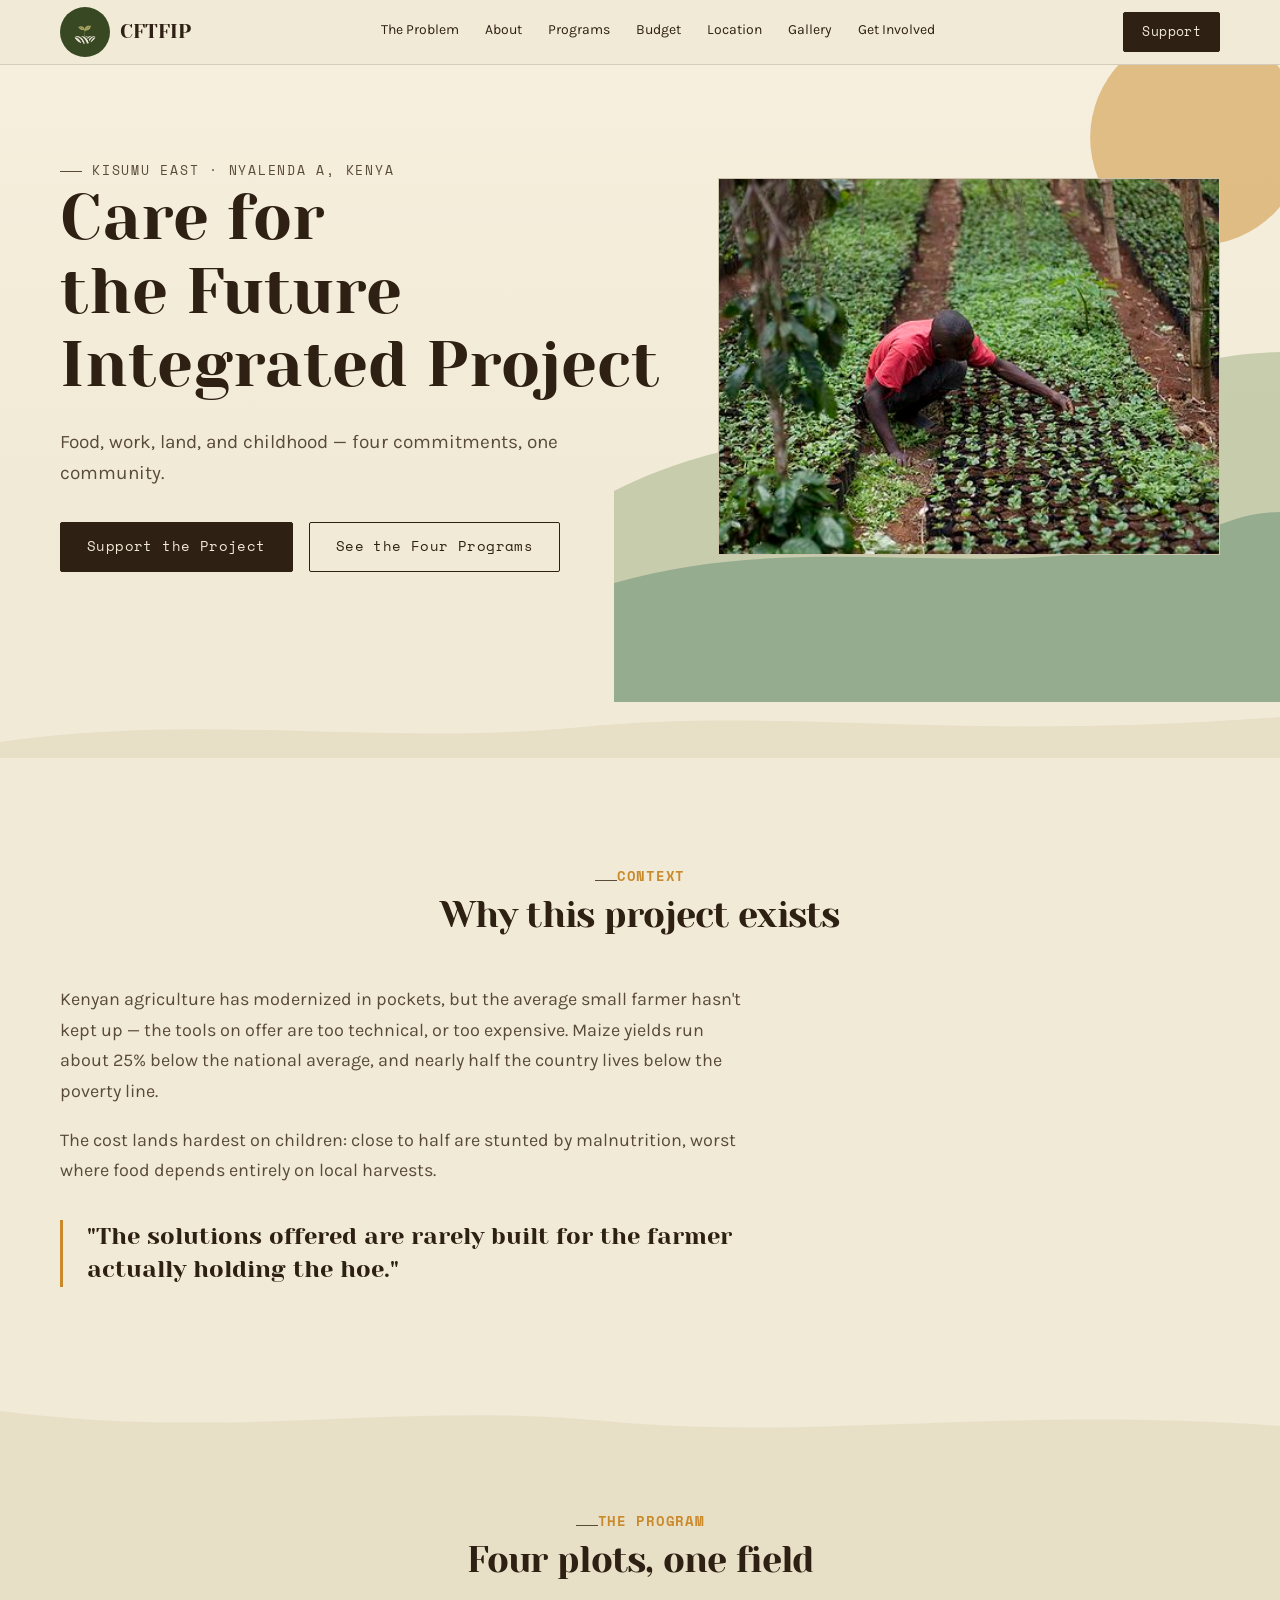
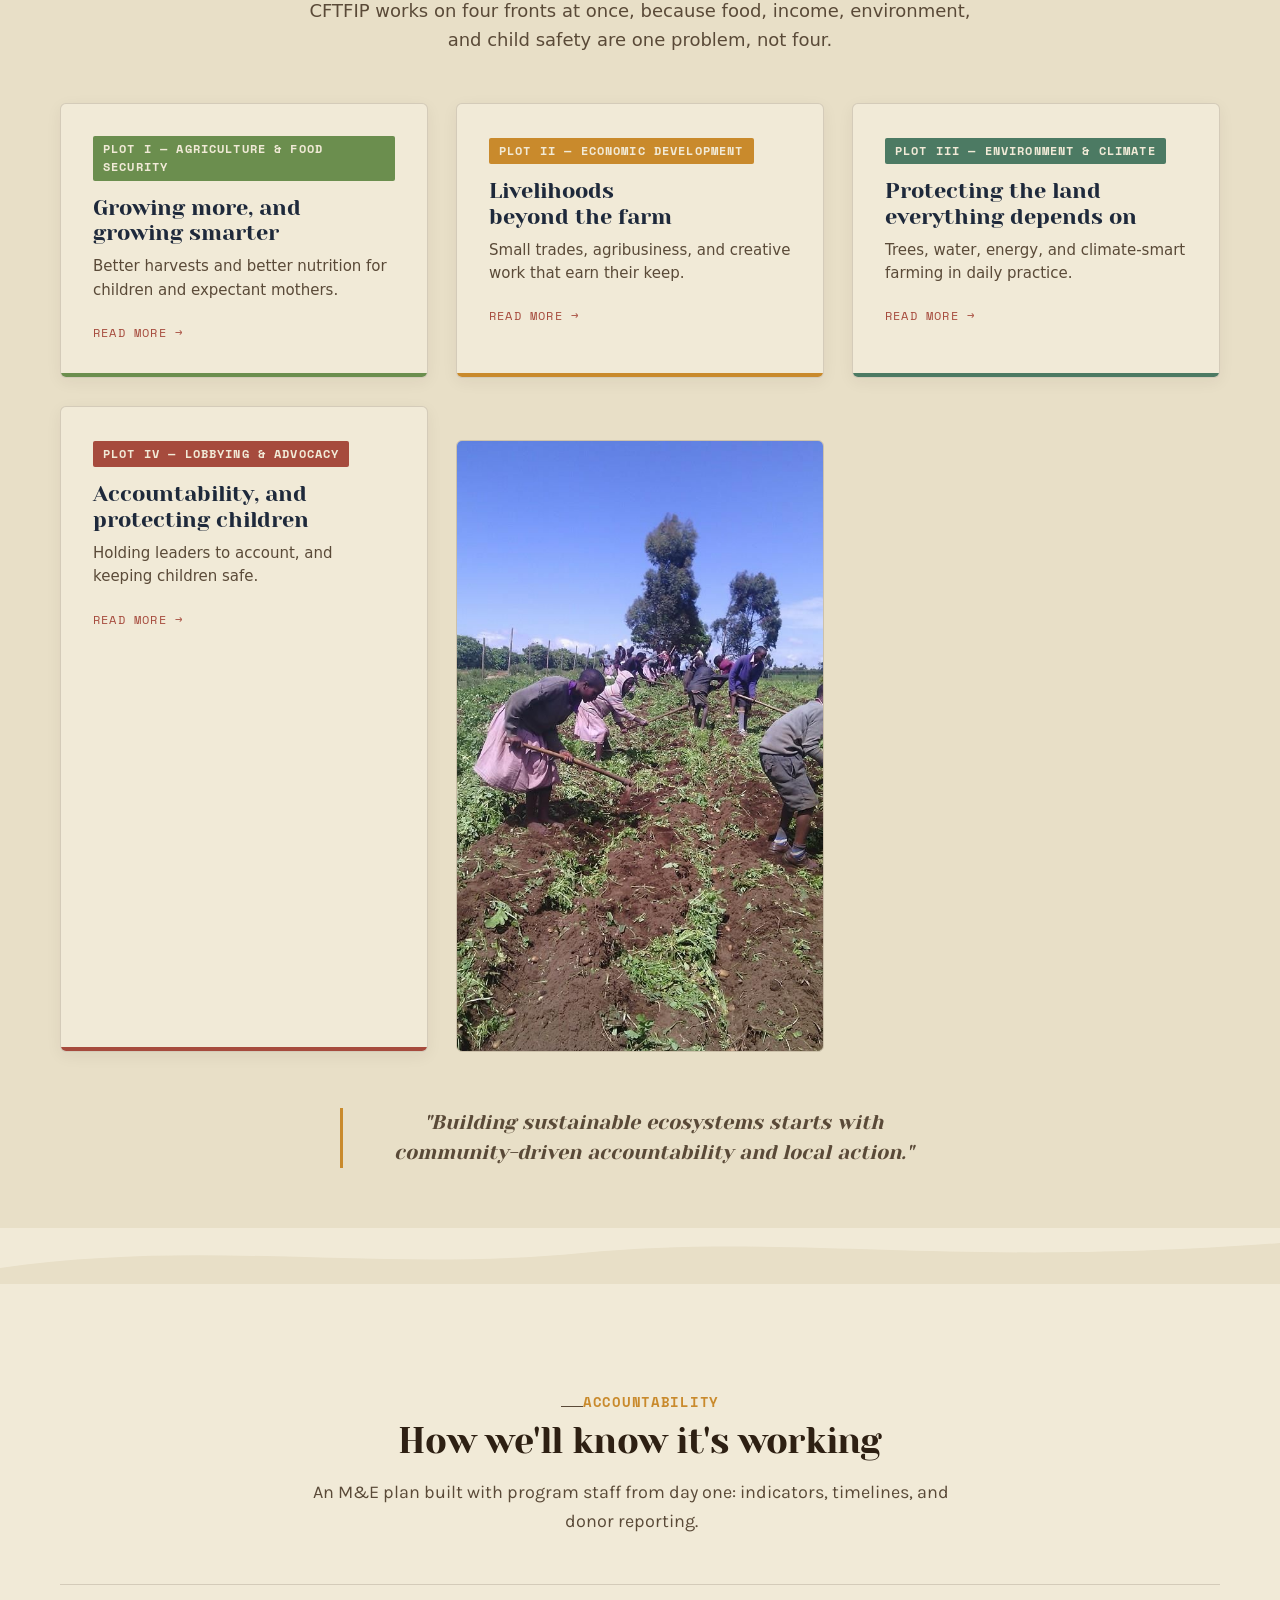
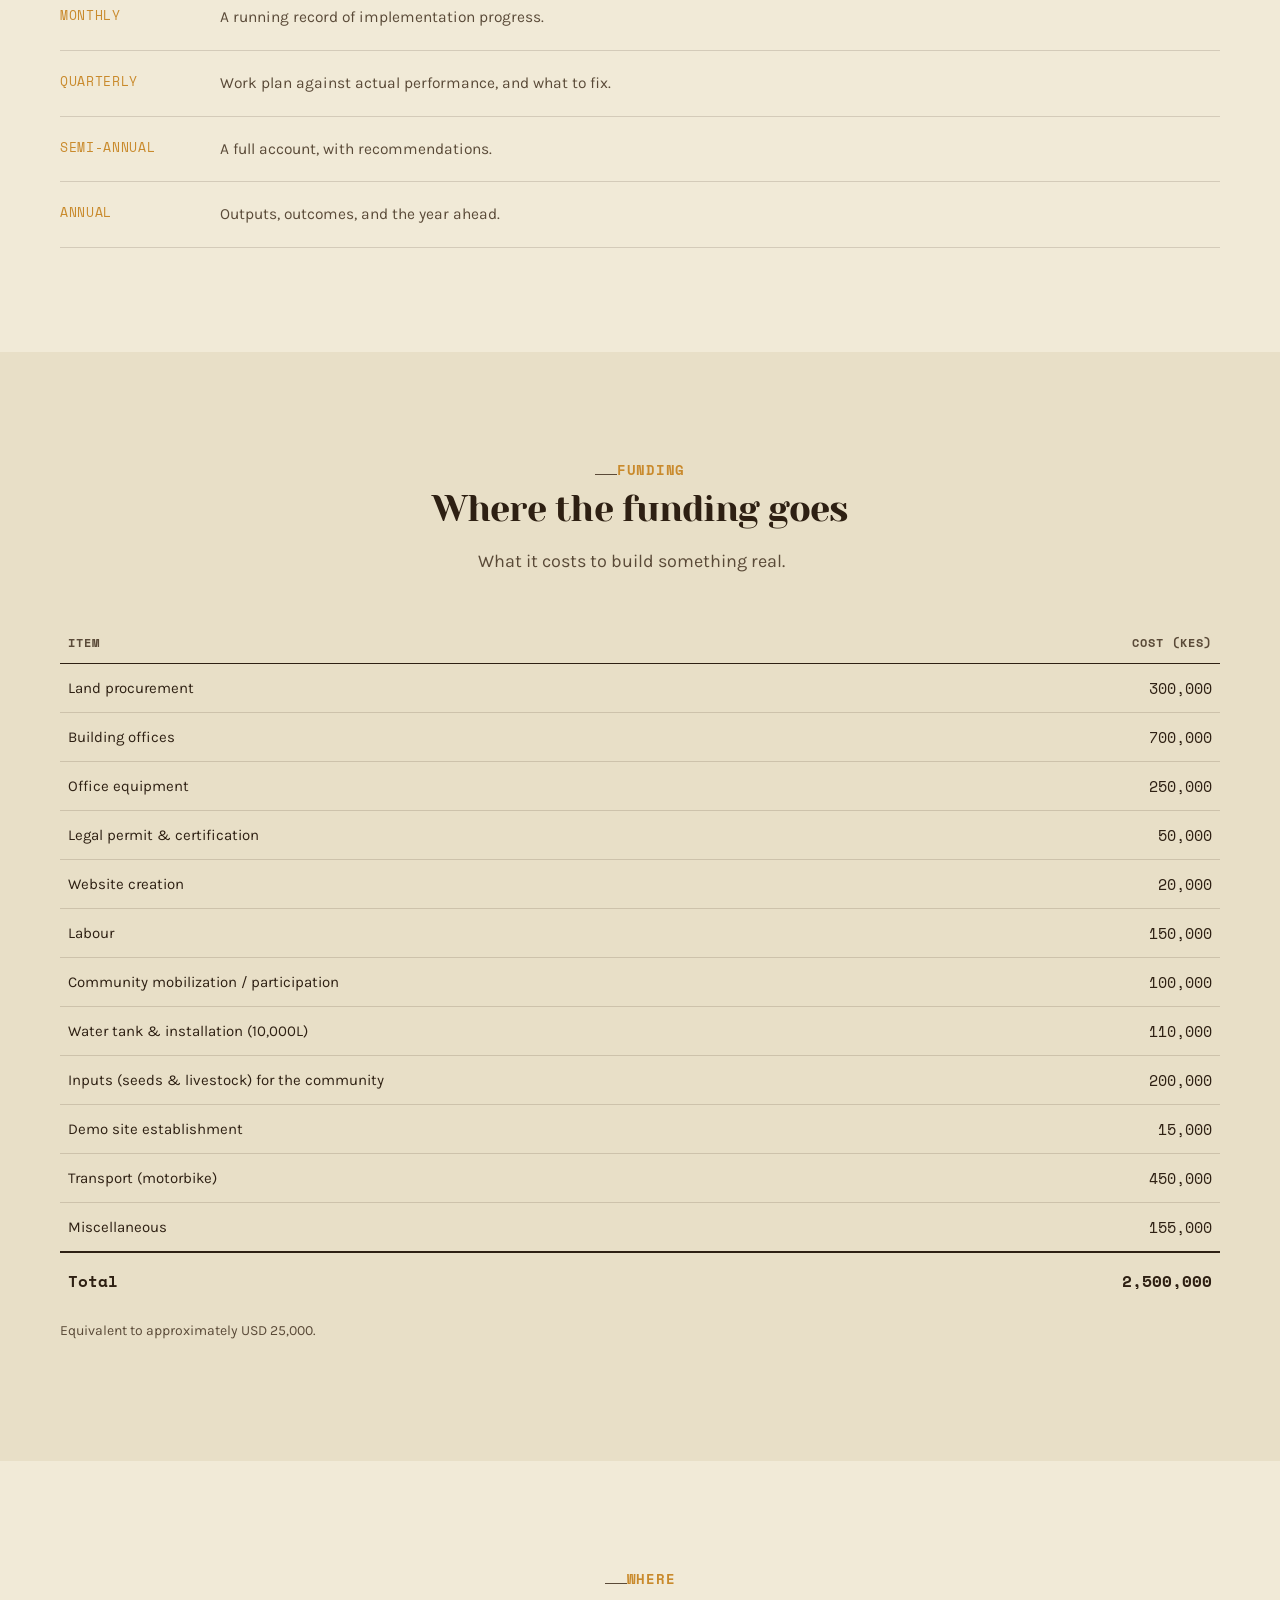
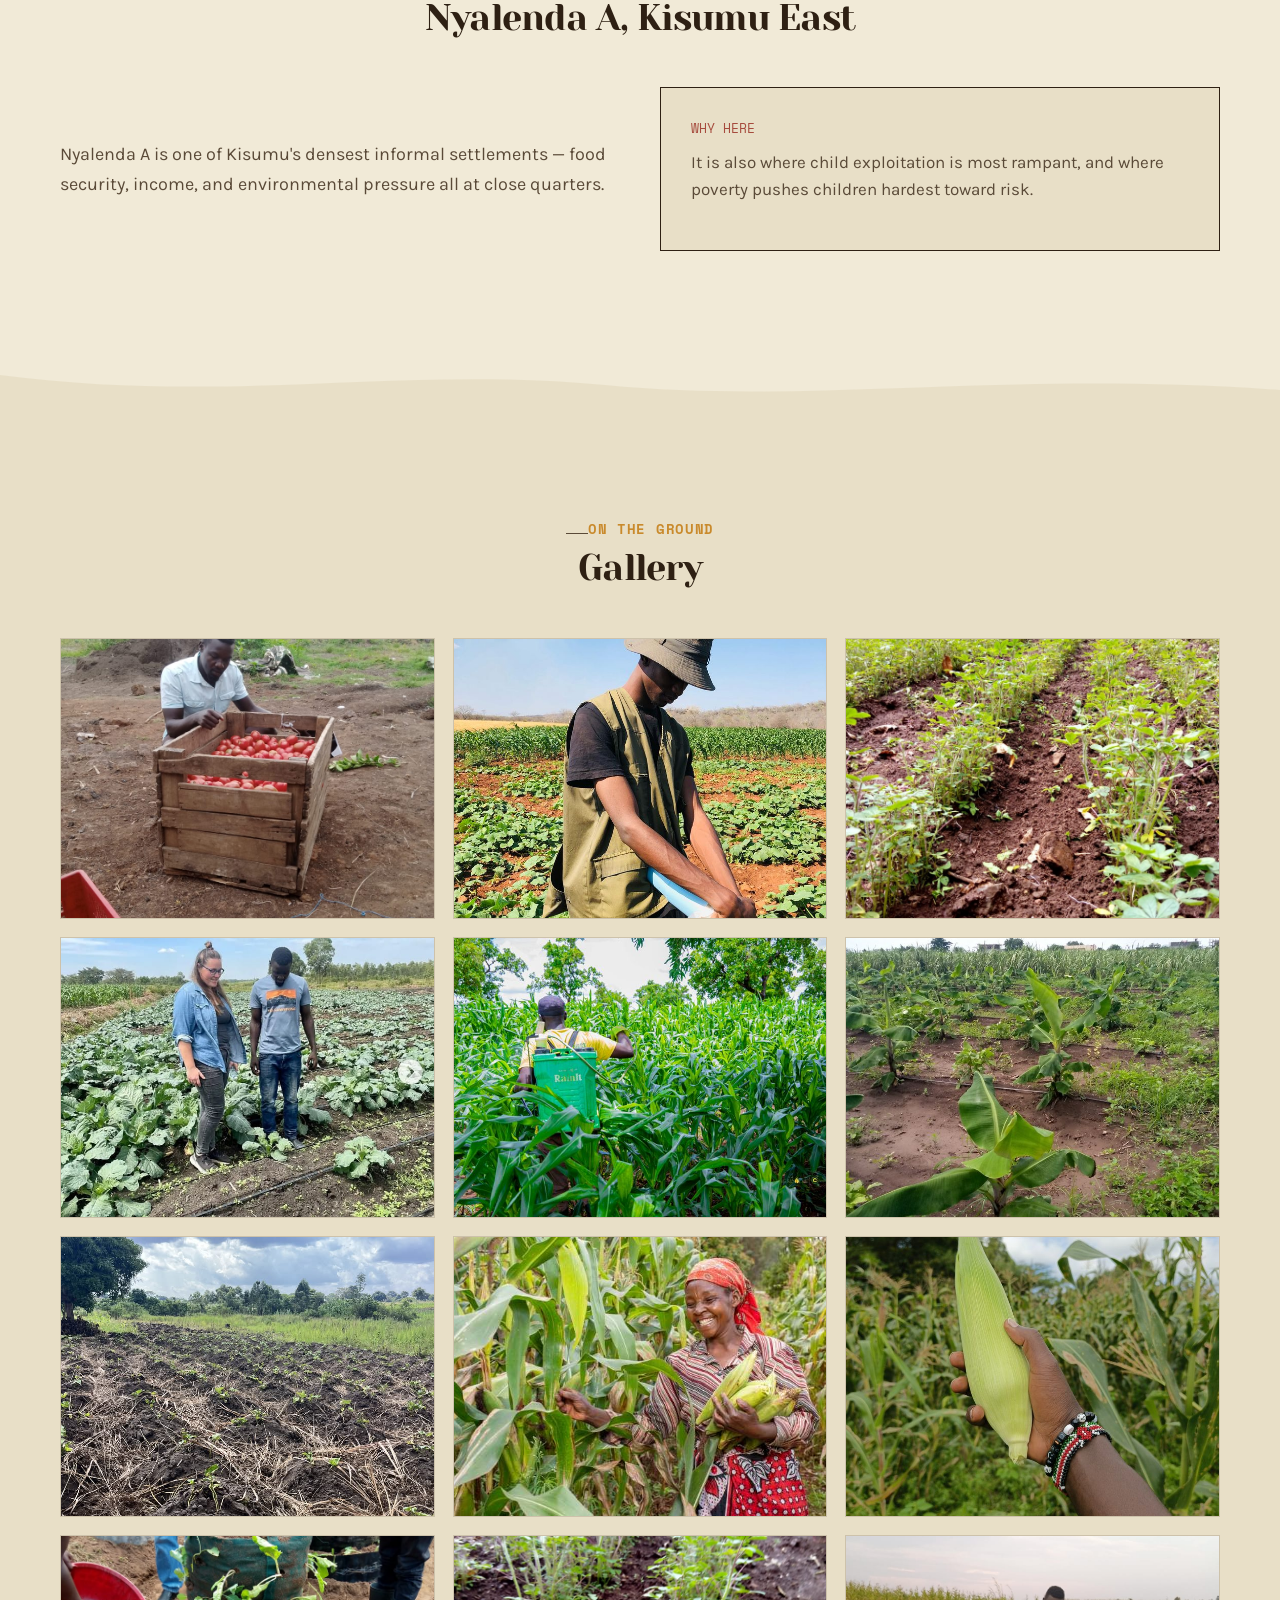
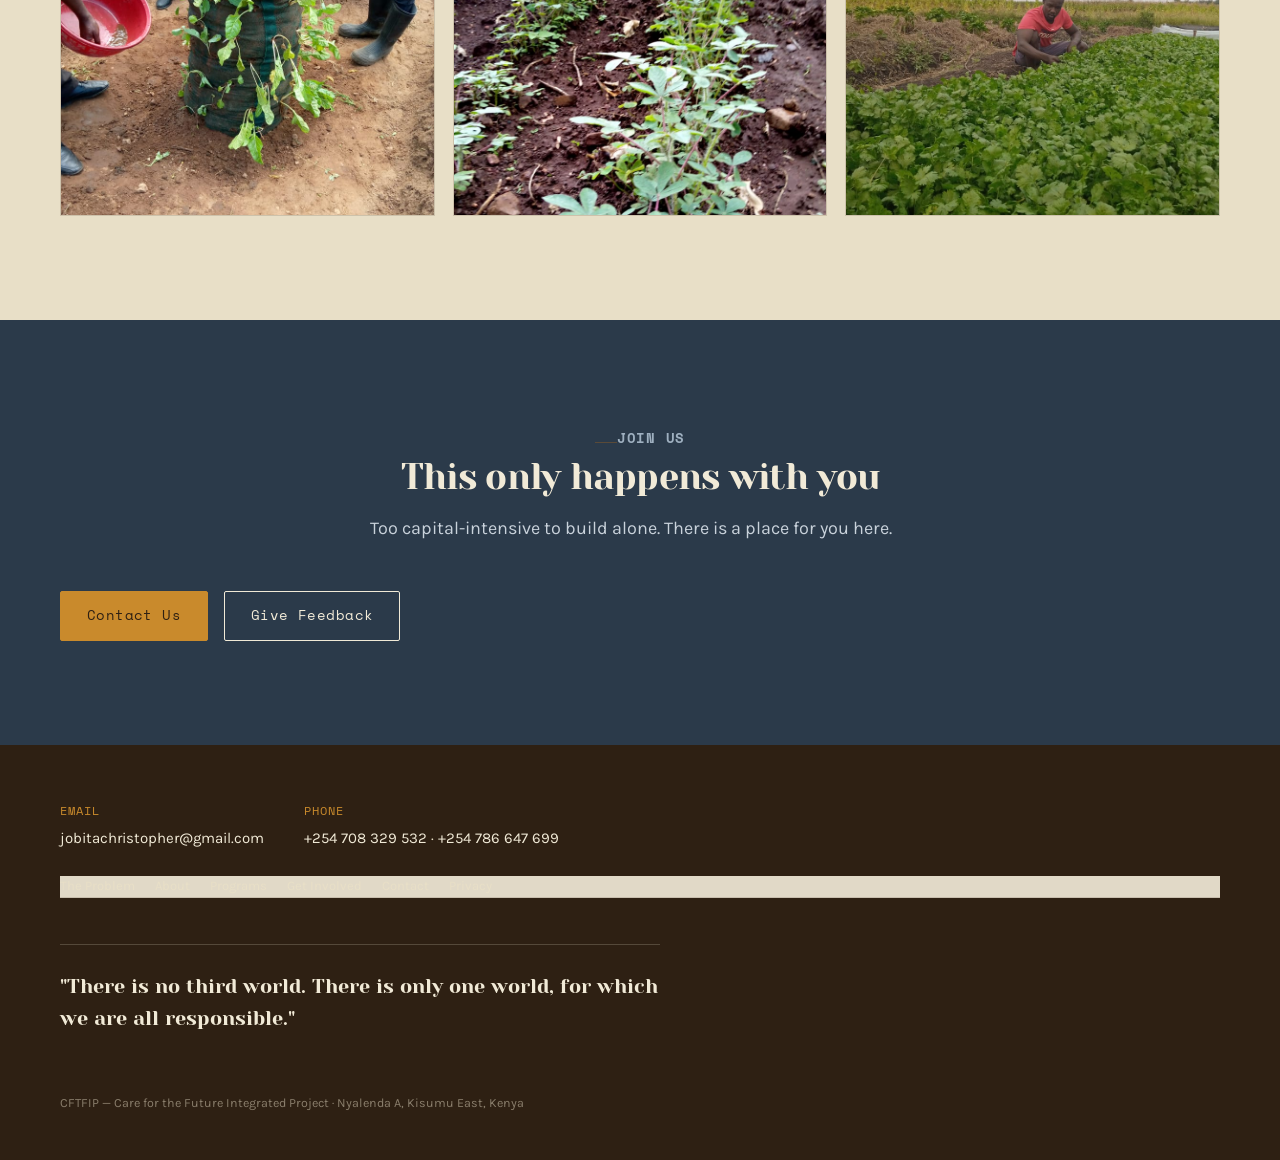
<file: index.html>
<!DOCTYPE html>
<html lang="en">
<head>
<meta charset="UTF-8">
<meta name="viewport" content="width=device-width, initial-scale=1.0">
<title>CFTFIP — Care for the Future Integrated Project</title>
<meta name="description" content="CFTFIP is an integrated community project in Nyalenda A, Kisumu East, bringing together food security, livelihoods, environmental care, and child protection.">
<meta name="robots" content="index, follow">
<meta name="theme-color" content="#F1EAD7">
<link rel="canonical" href="https://mmicbee.github.io/CFTFIP/">
<link rel="icon" href="assets/images/logo.png" type="image/png">
<meta property="og:type" content="website">
<meta property="og:site_name" content="CFTFIP">
<meta property="og:title" content="CFTFIP — Care for the Future Integrated Project">
<meta property="og:description" content="An integrated community development project in Nyalenda A, Kisumu East.">
<meta property="og:url" content="https://mmicbee.github.io/CFTFIP/">
<meta property="og:image" content="https://mmicbee.github.io/CFTFIP/assets/images/landimg.jpeg">
<meta property="og:image:alt" content="Farm work in the CFTFIP project area">
<meta name="twitter:card" content="summary_large_image">
<meta name="twitter:title" content="CFTFIP — Care for the Future Integrated Project">
<meta name="twitter:description" content="An integrated community development project in Nyalenda A, Kisumu East.">
<meta name="twitter:image" content="https://mmicbee.github.io/CFTFIP/assets/images/landimg.jpeg">
<script type="application/ld+json">
{
  "@context": "https://schema.org",
  "@graph": [
    {
      "@type": "Organization",
      "@id": "https://mmicbee.github.io/CFTFIP/#organization",
      "name": "Care For The Future Integrated Project",
      "alternateName": "CFTFIP",
      "url": "https://mmicbee.github.io/CFTFIP/",
      "logo": "https://mmicbee.github.io/CFTFIP/assets/images/logo.png",
      "image": "https://mmicbee.github.io/CFTFIP/assets/images/landimg.jpeg",
      "description": "An integrated community development project working across food security, livelihoods, environmental care, and child protection.",
      "email": "mailto:jobitachristopher@gmail.com",
      "telephone": ["+254708329532", "+254786647699"],
      "areaServed": {
        "@type": "Place",
        "name": "Nyalenda A, Kisumu East, Kenya"
      }
    },
    {
      "@type": "WebSite",
      "@id": "https://mmicbee.github.io/CFTFIP/#website",
      "url": "https://mmicbee.github.io/CFTFIP/",
      "name": "CFTFIP",
      "publisher": {
        "@id": "https://mmicbee.github.io/CFTFIP/#organization"
      },
      "inLanguage": "en"
    }
  ]
}
</script>
<link rel="preconnect" href="https://fonts.googleapis.com">
<link rel="preconnect" href="https://fonts.gstatic.com" crossorigin>
<link href="https://fonts.googleapis.com/css2?family=Yeseva+One&amp;family=Karla:ital,wght@0,400;0,500;0,700;1,400&amp;family=Space+Mono:wght@400;700&display=swap" rel="stylesheet">
<link rel="stylesheet" href="assets/css/style.css">
</head>
<body>
  <a class="skip-link" href="#main-content">Skip to content</a>

  <nav aria-label="Primary navigation">
    <div class="wrap">
      <a class="brand" href="index.html" aria-label="CFTFIP home" aria-current="page">
        <img src="assets/images/New_logo.jpeg" alt="">
          <span>CFTFIP</span>
      </a>

      <div class="navlinks">
      <a href="#problem">The Problem</a>
      <a href="about.html">About</a>
      <a href="programs.html">Programs</a>
      <a href="#budget">Budget</a>
      <a href="#location">Location</a>
      <a href="#gallery">Gallery</a>
      <a href="get-involved.html">Get Involved</a>
    </div>
    <div class="nav-right">
      <a href="get-involved.html#support" class="btn solid nav-support">Support</a>
      <button class="nav-toggle" type="button" aria-label="Toggle menu" aria-controls="mobile-menu" aria-expanded="false">
        <span></span><span></span><span></span>
      </button>
    </div>
  </div>
  <div id="mobile-menu" class="mobile-menu">
    <a href="#problem">The Problem</a>
    <a href="about.html">About</a>
    <a href="programs.html">Programs</a>
    <a href="#budget">Budget</a>
    <a href="#location">Location</a>
    <a href="#gallery">Gallery</a>
    <a href="get-involved.html">Get Involved</a>
  </div>
</nav>

<main id="main-content">
<header class="hero" aria-labelledby="hero-title">
  <svg class="sunfield" viewBox="0 0 500 500" preserveAspectRatio="xMidYMid slice" aria-hidden="true">
    <circle cx="380" cy="90" r="70" fill="#C98A2C" opacity="0.55"/>
    <path d="M0,320 C120,260 220,300 340,250 C420,215 470,240 500,220 L500,500 L0,500 Z" fill="#6B8E4E" opacity="0.35"/>
    <path d="M0,380 C140,340 260,390 400,340 C450,322 480,350 500,335 L500,500 L0,500 Z" fill="#4C7A63" opacity="0.45"/>
  </svg>
  <div class="wrap hero-grid">
    <div class="hero-copy">
      <div class="eyebrow">Kisumu East · Nyalenda A, Kenya</div>
      <h1 id="hero-title">Care for the Future<br>Integrated Project</h1>
      <p class="sub">Food, work, land, and childhood — four commitments, one community.</p>
      <div class="cta-row">
        <a href="get-involved.html#support" class="btn solid">Support the Project</a>
        <a href="programs.html" class="btn ghost">See the Four Programs</a>
      </div>
    </div>
    <figure class="hero-photo g-item">
      <img src="assets/images/landimg.jpeg" alt="Farm work in the project area">
      <figcaption>Weeding the buds</figcaption>
    </figure>
  </div>
</header>

<svg class="hills" viewBox="0 0 1100 56" preserveAspectRatio="none" aria-hidden="true">
  <rect width="1100" height="56" fill="var(--paper)"/>
  <path d="M0,40 C180,10 320,45 500,25 C680,5 820,40 1100,15 L1100,56 L0,56 Z" fill="#E8DFC7"/>
</svg>

<section id="problem">
  <div class="wrap">
    <div class="sec-head">
      <div class="eyebrow">Context</div>
      <h2>Why this project exists</h2>
    </div>
    <p class="lede">Kenyan agriculture has modernized in pockets, but the average small farmer hasn't kept up — the tools on offer are too technical, or too expensive. Maize yields run about 25% below the national average, and nearly half the country lives below the poverty line.</p>
    <p class="lede">The cost lands hardest on children: close to half are stunted by malnutrition, worst where food depends entirely on local harvests.</p>
    <blockquote>"The solutions offered are rarely built for the farmer actually holding the hoe."</blockquote>
  </div>
</section>

<svg class="hills" viewBox="0 0 1100 56" preserveAspectRatio="none" aria-hidden="true">
  <rect width="1100" height="56" fill="var(--paper-dim)"/>
  <path d="M0,20 C200,50 340,10 520,30 C700,50 860,15 1100,35 L1100,0 L0,0 Z" fill="var(--paper)"/>
</svg>

<section class="alt" id="programs">
  <div class="wrap">
    <div class="sec-head">
      <div class="eyebrow">The Program</div>
      <h2>Four plots, one field</h2>
      <p class="lede">CFTFIP works on four fronts at once, because food, income, environment, and child safety are one problem, not four.</p>
    </div>

    <div class="plots">
      <div class="plot p1">
        <div class="plot-body">
          <span class="plot-tag">Plot I — Agriculture &amp; Food Security</span>
          <h3>Growing more, and growing smarter</h3>
          <p>Better harvests and better nutrition for children and expectant mothers.</p>
          <a class="more" href="programs.html#agriculture">Read more<span class="visually-hidden"> about agriculture and food security</span></a>
        </div>
      </div>
      <div class="plot p2">
        <div class="plot-body">
          <span class="plot-tag">Plot II — Economic Development</span>
          <h3>Livelihoods beyond the farm</h3>
          <p>Small trades, agribusiness, and creative work that earn their keep.</p>
          <a class="more" href="programs.html#economic-development">Read more<span class="visually-hidden"> about economic development</span></a>
        </div>
      </div>
      <div class="plot p3">
        <div class="plot-body">
          <span class="plot-tag">Plot III — Environment &amp; Climate</span>
          <h3>Protecting the land everything depends on</h3>
          <p>Trees, water, energy, and climate-smart farming in daily practice.</p>
          <a class="more" href="programs.html#environment">Read more<span class="visually-hidden"> about environment and climate</span></a>
        </div>
      </div>
      <div class="plot p4">
        <div class="plot-body">
          <span class="plot-tag">Plot IV — Lobbying &amp; Advocacy</span>
          <h3>Accountability, and protecting children</h3>
          <p>Holding leaders to account, and keeping children safe.</p>
          <a class="more" href="programs.html#advocacy">Read more<span class="visually-hidden"> about lobbying and advocacy</span></a>
        </div>
      </div>
      <img class="plots-photo" src="assets/images/_.jpeg" alt="Project photo from the CFTFIP site in Nyalenda A" loading="lazy" decoding="async">
    </div>

  </div>

  <blockquote class="plot-quote">
    "Building sustainable ecosystems starts with community-driven accountability and local action."
  </blockquote>
</section>

<svg class="hills" viewBox="0 0 1100 56" preserveAspectRatio="none" aria-hidden="true">
  <rect width="1100" height="56" fill="var(--paper)"/>
  <path d="M0,40 C180,10 320,45 500,25 C680,5 820,40 1100,15 L1100,56 L0,56 Z" fill="var(--paper-dim)"/>
</svg>

<section id="monitoring">
  <div class="wrap">
    <div class="sec-head">
      <div class="eyebrow">Accountability</div>
      <h2>How we'll know it's working</h2>
      <p class="lede">An M&amp;E plan built with program staff from day one: indicators, timelines, and donor reporting.</p>
    </div>

    <div class="cadence">
      <div class="cad-row">
        <div class="mono">MONTHLY</div>
        <p>A running record of implementation progress.</p>
      </div>
      <div class="cad-row">
        <div class="mono">QUARTERLY</div>
        <p>Work plan against actual performance, and what to fix.</p>
      </div>
      <div class="cad-row">
        <div class="mono">SEMI-ANNUAL</div>
        <p>A full account, with recommendations.</p>
      </div>
      <div class="cad-row">
        <div class="mono">ANNUAL</div>
        <p>Outputs, outcomes, and the year ahead.</p>
      </div>
    </div>
  </div>
</section>

<section class="alt" id="budget">
  <div class="wrap">
    <div class="sec-head">
      <div class="eyebrow">Funding</div>
      <h2>Where the funding goes</h2>
      <p class="lede">What it costs to build something real.</p>
    </div>
    <table class="budget">
      <thead><tr><th>Item</th><th class="amount-heading">Cost (KES)</th></tr></thead>
      <tbody>
        <tr><td>Land procurement</td><td class="amt">300,000</td></tr>
        <tr><td>Building offices</td><td class="amt">700,000</td></tr>
        <tr><td>Office equipment</td><td class="amt">250,000</td></tr>
        <tr><td>Legal permit &amp; certification</td><td class="amt">50,000</td></tr>
        <tr><td>Website creation</td><td class="amt">20,000</td></tr>
        <tr><td>Labour</td><td class="amt">150,000</td></tr>
        <tr><td>Community mobilization / participation</td><td class="amt">100,000</td></tr>
        <tr><td>Water tank &amp; installation (10,000L)</td><td class="amt">110,000</td></tr>
        <tr><td>Inputs (seeds &amp; livestock) for the community</td><td class="amt">200,000</td></tr>
        <tr><td>Demo site establishment</td><td class="amt">15,000</td></tr>
        <tr><td>Transport (motorbike)</td><td class="amt">450,000</td></tr>
        <tr><td>Miscellaneous</td><td class="amt">155,000</td></tr>
        <tr class="total"><td>Total</td><td class="amt">2,500,000</td></tr>
      </tbody>
    </table>
    <p class="budget-note">Equivalent to approximately USD 25,000.</p>
  </div>
</section>

<section id="location">
  <div class="wrap">
    <div class="sec-head">
      <div class="eyebrow">Where</div>
      <h2>Nyalenda A, Kisumu East</h2>
    </div>
    <div class="loc-grid">
      <p class="lede">Nyalenda A is one of Kisumu's densest informal settlements — food security, income, and environmental pressure all at close quarters.</p>
      <div class="loc-card">
        <div class="mono">WHY HERE</div>
        <p class="loc-note">It is also where child exploitation is most rampant, and where poverty pushes children hardest toward risk.</p>
      </div>
    </div>
  </div>
</section>

<svg class="hills" viewBox="0 0 1100 56" preserveAspectRatio="none" aria-hidden="true">
  <rect width="1100" height="56" fill="var(--paper-dim)"/>
  <path d="M0,20 C200,50 340,10 520,30 C700,50 860,15 1100,35 L1100,0 L0,0 Z" fill="var(--paper)"/>
</svg>

<section class="alt" id="gallery">
  <div class="wrap">
    <div class="sec-head">
      <div class="eyebrow">On the Ground</div>
      <h2>Gallery</h2>
    </div>

    <!--
      Captions above are written by the project. Alt text for the last six
      images is a placeholder based on file names - replace with real
      descriptions. Add more tiles by copying any <figure> block.
    -->
    <div class="gallery-grid">
      <figure class="g-item">
        <img src="assets/images/IMG-20260715-WA0013.jpg" alt="Packed produce ready for the market" loading="lazy" decoding="async">
        <figcaption>Packing the Best Quality for the Market</figcaption>
      </figure>
      <figure class="g-item">
        <img src="assets/images/_ (1).jpeg" alt="Tracking progress and performance in the field" loading="lazy" decoding="async">
        <figcaption>Tracking progress and optimizing performance directly from the field.</figcaption>
      </figure>
      <figure class="g-item">
        <img src="assets/images/img3.jpg" alt="Fresh sagaa (mboga kienyeji) from the project garden" loading="lazy" decoding="async">
        <figcaption>Fresh sagaa(mboga  kienyeji)</figcaption>
      </figure>
      <figure class="g-item">
        <img src="assets/images/img4.jpg" alt="Sharing best practices in the field" loading="lazy" decoding="async">
        <figcaption>Sharing best practices directly in the field.</figcaption>
      </figure>
      <figure class="g-item">
        <img src="assets/images/spray.jpeg" alt="Targeted crop care to ensure healthy growth" loading="lazy" decoding="async">
        <figcaption>Ensuring healthy growth through targeted crop care.</figcaption>
      </figure>
      <figure class="g-item">
        <img src="assets/images/_ (2).jpeg" alt="Precision drip lines conserving water and improving growth" loading="lazy" decoding="async">
        <figcaption>Conserving water and accelerating growth with precision drip lines.</figcaption>
      </figure>
      <figure class="g-item">
        <img src="assets/images/cultivation.jpeg" alt="Cultivation at the project site" loading="lazy" decoding="async">
      </figure>
      <figure class="g-item">
        <img src="assets/images/farmer.jpeg" alt="A farmer at work" loading="lazy" decoding="async">
      </figure>
      <figure class="g-item">
        <img src="assets/images/yield.jpeg" alt="Harvest yield from the project site" loading="lazy" decoding="async">
      </figure>
      <figure class="g-item">
        <img src="assets/images/img1.jpg" alt="Project photo from Nyalenda A" loading="lazy" decoding="async">
      </figure>
      <figure class="g-item">
        <img src="assets/images/img2.jpg" alt="Project photo from Nyalenda A" loading="lazy" decoding="async">
      </figure>
      <figure class="g-item">
        <img src="assets/images/img5.jpg" alt="Project photo from Nyalenda A" loading="lazy" decoding="async">
      </figure>
    </div>
  </div>
</section>

<section class="involve" id="involve">
  <div class="wrap">
    <div class="sec-head">
      <div class="eyebrow involve-eyebrow">Join Us</div>
      <h2>This only happens with you</h2>
      <p class="lede">Too capital-intensive to build alone. There is a place for you here.</p>
    </div>
    <div class="cta-row">
      <a href="contact.html" class="btn solid">Contact Us</a>
      <a href="get-involved.html#feedback" class="btn ghost">Give Feedback</a>
    </div>
  </div>
</section>
</main>

<footer id="contact" aria-label="Contact information">
  <div class="wrap">
    <div class="contact-row">
      <div>
        <span class="mono">Email</span>
        <a class="contact-link" href="mailto:jobitachristopher@gmail.com">jobitachristopher@gmail.com</a>
      </div>
      <div>
        <span class="mono">Phone</span>
        <a class="contact-link" href="tel:+254708329532">+254&nbsp;708&nbsp;329&nbsp;532</a> · <a class="contact-link" href="tel:+254786647699">+254&nbsp;786&nbsp;647&nbsp;699</a>
      </div>
    </div>
    <nav class="footer-nav" aria-label="Footer navigation">
      <a href="#problem">The Problem</a>
      <a href="about.html">About</a>
      <a href="programs.html">Programs</a>
      <a href="get-involved.html">Get Involved</a>
      <a href="contact.html">Contact</a>
      <a href="privacy.html">Privacy</a>
    </nav>
    <p class="closing">"There is no third world. There is only one world, for which we are all responsible."</p>
    <p class="fine">CFTFIP — Care for the Future Integrated Project · Nyalenda A, Kisumu East, Kenya</p>
  </div>
</footer>

<div id="lightbox" class="lightbox" role="dialog" aria-modal="true" aria-label="Image viewer" aria-describedby="lightbox-caption" hidden>
  <button class="lb-close" type="button" aria-label="Close image">&times;</button>
  <div>
    <img src="[data-uri]" alt="">
    <p id="lightbox-caption" class="lb-cap"></p>
  </div>
</div>

<script src="assets/js/main.js"></script>
</body>
</html>
</file>
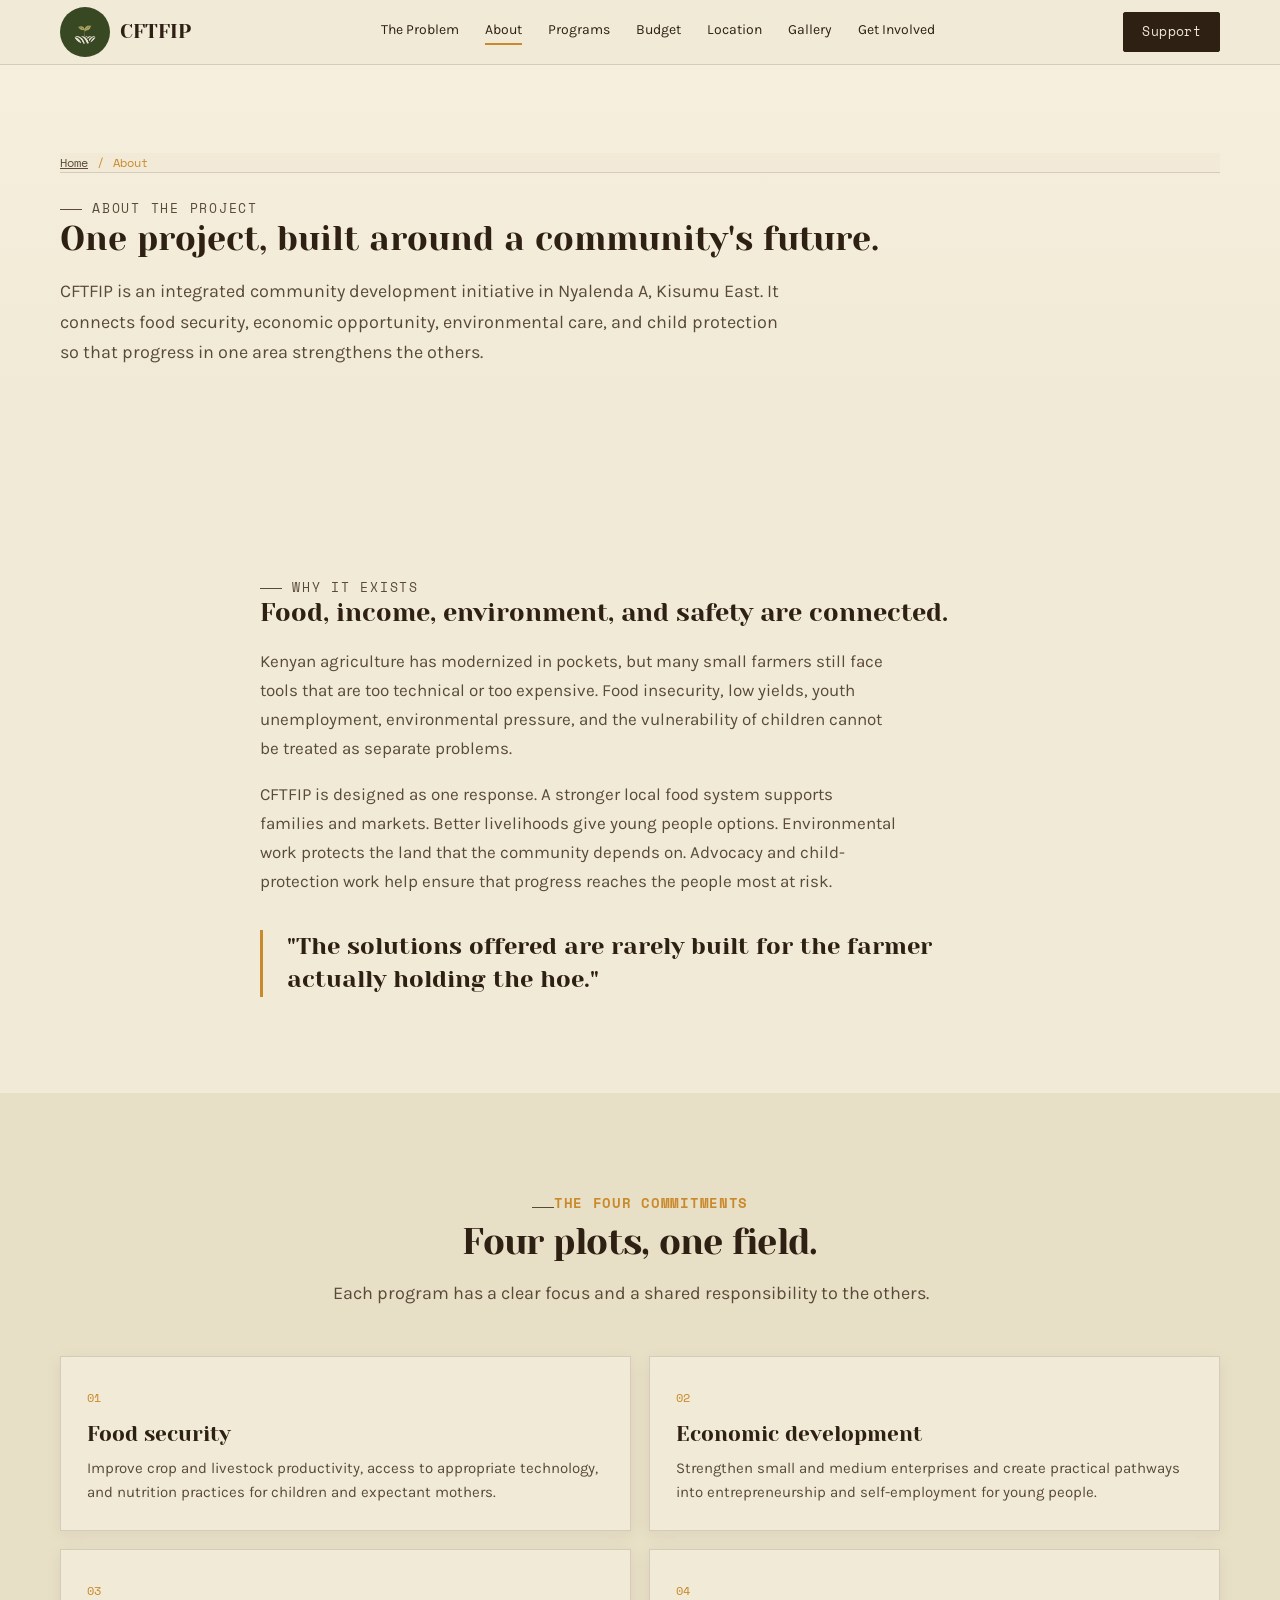
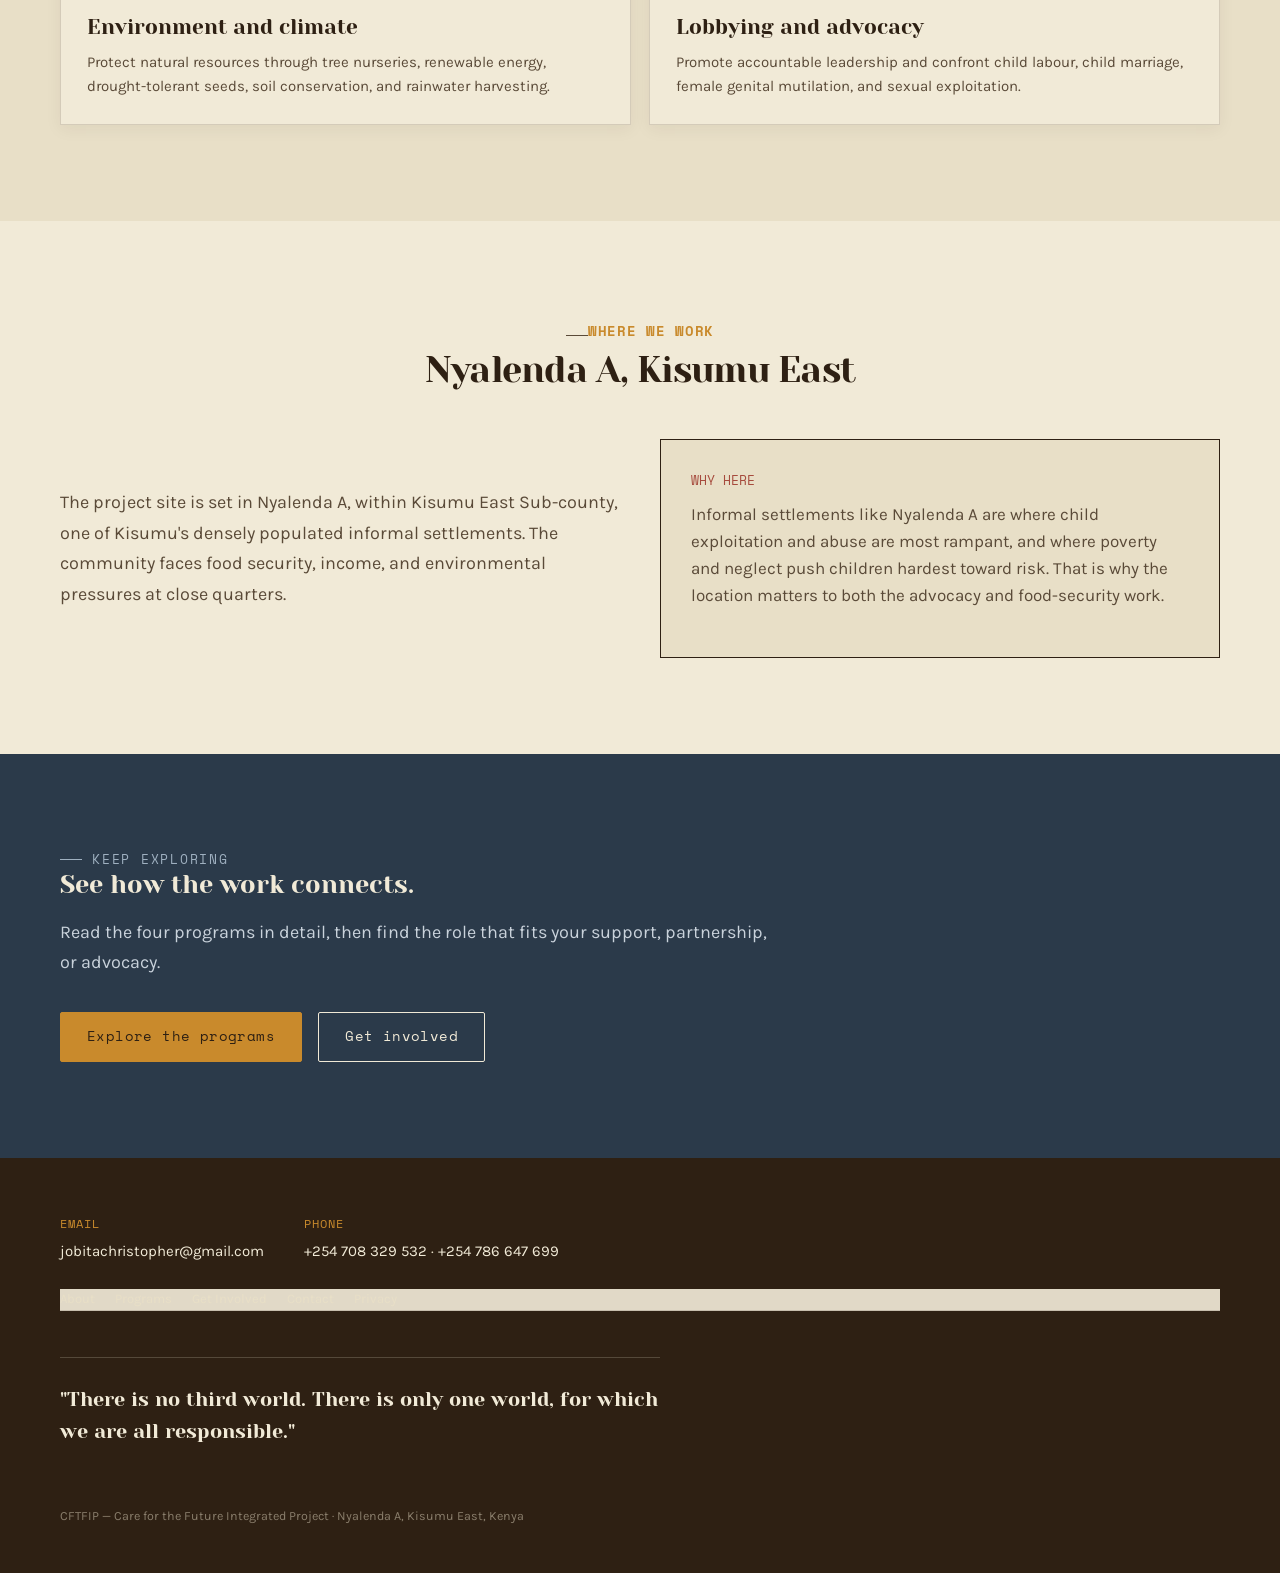
<file: about.html>
<!DOCTYPE html>
<html lang="en">
<head>
<meta charset="UTF-8">
<meta name="viewport" content="width=device-width, initial-scale=1.0">
<title>About CFTFIP | Care for the Future Integrated Project</title>
<meta name="description" content="Learn how CFTFIP brings food security, livelihoods, environmental stewardship, and child protection together in Nyalenda A, Kisumu East.">
<meta name="robots" content="index, follow">
<meta name="theme-color" content="#F1EAD7">
<link rel="canonical" href="https://mmicbee.github.io/CFTFIP/about.html">
<link rel="icon" href="assets/images/logo.png" type="image/png">
<meta property="og:type" content="website">
<meta property="og:site_name" content="CFTFIP">
<meta property="og:title" content="About CFTFIP | Care for the Future Integrated Project">
<meta property="og:description" content="Learn how CFTFIP brings food security, livelihoods, environmental stewardship, and child protection together in Nyalenda A, Kisumu East.">
<meta property="og:url" content="https://mmicbee.github.io/CFTFIP/about.html">
<meta property="og:image" content="https://mmicbee.github.io/CFTFIP/assets/images/landimg.jpeg">
<meta property="og:image:alt" content="Farm work in the CFTFIP project area">
<meta name="twitter:card" content="summary_large_image">
<meta name="twitter:title" content="About CFTFIP | Care for the Future Integrated Project">
<meta name="twitter:description" content="Learn how CFTFIP brings food security, livelihoods, environmental stewardship, and child protection together in Nyalenda A, Kisumu East.">
<meta name="twitter:image" content="https://mmicbee.github.io/CFTFIP/assets/images/landimg.jpeg">
<script type="application/ld+json">
{
  "@context": "https://schema.org",
  "@type": "WebPage",
  "@id": "https://mmicbee.github.io/CFTFIP/about.html#webpage",
  "url": "https://mmicbee.github.io/CFTFIP/about.html",
  "name": "About CFTFIP",
  "description": "Learn how CFTFIP brings food security, livelihoods, environmental stewardship, and child protection together in Nyalenda A, Kisumu East.",
  "isPartOf": {
    "@id": "https://mmicbee.github.io/CFTFIP/#website"
  },
  "inLanguage": "en"
}
</script>
<link rel="preconnect" href="https://fonts.googleapis.com">
<link rel="preconnect" href="https://fonts.gstatic.com" crossorigin>
<link href="https://fonts.googleapis.com/css2?family=Yeseva+One&amp;family=Karla:ital,wght@0,400;0,500;0,700;1,400&amp;family=Space+Mono:wght@400;700&amp;display=swap" rel="stylesheet">
<link rel="stylesheet" href="assets/css/style.css">
</head>
<body>
  <a class="skip-link" href="#main-content">Skip to content</a>

<nav aria-label="Primary navigation">
  <div class="wrap">
    <a class="brand" href="index.html" aria-label="CFTFIP home">
      <img src="assets/images/New_logo.jpeg" alt="">
      <span>CFTFIP</span>
    </a>
    <div class="navlinks">
      <a href="index.html#problem">The Problem</a>
      <a href="about.html" aria-current="page">About</a>
      <a href="programs.html">Programs</a>
      <a href="index.html#budget">Budget</a>
      <a href="index.html#location">Location</a>
      <a href="index.html#gallery">Gallery</a>
      <a href="get-involved.html">Get Involved</a>
    </div>
    <div class="nav-right">
      <a href="get-involved.html#support" class="btn solid nav-support">Support</a>
      <button class="nav-toggle" type="button" aria-label="Toggle menu" aria-controls="mobile-menu" aria-expanded="false">
        <span></span><span></span><span></span>
      </button>
    </div>
  </div>
  <div id="mobile-menu" class="mobile-menu">
    <a href="index.html#problem">The Problem</a>
    <a href="about.html" aria-current="page">About</a>
    <a href="programs.html">Programs</a>
    <a href="index.html#budget">Budget</a>
    <a href="index.html#location">Location</a>
    <a href="index.html#gallery">Gallery</a>
    <a href="get-involved.html">Get Involved</a>
  </div>
</nav>

<main id="main-content">
  <header class="page-hero" aria-labelledby="page-title">
    <div class="wrap">
      <nav class="breadcrumbs" aria-label="Breadcrumb">
        <a href="index.html">Home</a>
        <span aria-hidden="true">/</span>
        <span>About</span>
      </nav>
      <div class="eyebrow">About the project</div>
      <h1 id="page-title">One project, built around a community's future.</h1>
      <p class="lede">CFTFIP is an integrated community development initiative in Nyalenda A, Kisumu East. It connects food security, economic opportunity, environmental care, and child protection so that progress in one area strengthens the others.</p>
    </div>
  </header>

  <section class="page-section" id="why-cftfip">
    <div class="wrap prose">
      <div class="eyebrow">Why it exists</div>
      <h2>Food, income, environment, and safety are connected.</h2>
      <p>Kenyan agriculture has modernized in pockets, but many small farmers still face tools that are too technical or too expensive. Food insecurity, low yields, youth unemployment, environmental pressure, and the vulnerability of children cannot be treated as separate problems.</p>
      <p>CFTFIP is designed as one response. A stronger local food system supports families and markets. Better livelihoods give young people options. Environmental work protects the land that the community depends on. Advocacy and child-protection work help ensure that progress reaches the people most at risk.</p>
      <blockquote>"The solutions offered are rarely built for the farmer actually holding the hoe."</blockquote>
    </div>
  </section>

  <section class="page-section alt" id="four-commitments">
    <div class="wrap">
      <div class="sec-head">
        <div class="eyebrow">The four commitments</div>
        <h2>Four plots, one field.</h2>
        <p class="lede">Each program has a clear focus and a shared responsibility to the others.</p>
      </div>
      <div class="info-grid">
        <article class="info-card">
          <span class="mono">01</span>
          <h3>Food security</h3>
          <p>Improve crop and livestock productivity, access to appropriate technology, and nutrition practices for children and expectant mothers.</p>
        </article>
        <article class="info-card">
          <span class="mono">02</span>
          <h3>Economic development</h3>
          <p>Strengthen small and medium enterprises and create practical pathways into entrepreneurship and self-employment for young people.</p>
        </article>
        <article class="info-card">
          <span class="mono">03</span>
          <h3>Environment and climate</h3>
          <p>Protect natural resources through tree nurseries, renewable energy, drought-tolerant seeds, soil conservation, and rainwater harvesting.</p>
        </article>
        <article class="info-card">
          <span class="mono">04</span>
          <h3>Lobbying and advocacy</h3>
          <p>Promote accountable leadership and confront child labour, child marriage, female genital mutilation, and sexual exploitation.</p>
        </article>
      </div>
    </div>
  </section>

  <section class="page-section" id="where-we-work">
    <div class="wrap">
      <div class="sec-head">
        <div class="eyebrow">Where we work</div>
        <h2>Nyalenda A, Kisumu East</h2>
      </div>
      <div class="loc-grid">
        <p class="lede">The project site is set in Nyalenda A, within Kisumu East Sub-county, one of Kisumu's densely populated informal settlements. The community faces food security, income, and environmental pressures at close quarters.</p>
        <div class="loc-card">
          <div class="mono">WHY HERE</div>
          <p class="loc-note">Informal settlements like Nyalenda A are where child exploitation and abuse are most rampant, and where poverty and neglect push children hardest toward risk. That is why the location matters to both the advocacy and food-security work.</p>
        </div>
      </div>
    </div>
  </section>

  <section class="page-cta page-section" id="next-step">
    <div class="wrap">
      <div class="eyebrow">Keep exploring</div>
      <h2>See how the work connects.</h2>
      <p class="lede">Read the four programs in detail, then find the role that fits your support, partnership, or advocacy.</p>
      <div class="cta-row">
        <a href="programs.html" class="btn solid">Explore the programs</a>
        <a href="get-involved.html" class="btn ghost">Get involved</a>
      </div>
    </div>
  </section>
</main>

<footer id="contact" aria-label="Contact information">
  <div class="wrap">
    <div class="contact-row">
      <div>
        <span class="mono">Email</span>
        <a class="contact-link" href="mailto:jobitachristopher@gmail.com">jobitachristopher@gmail.com</a>
      </div>
      <div>
        <span class="mono">Phone</span>
        <a class="contact-link" href="tel:+254708329532">+254&nbsp;708&nbsp;329&nbsp;532</a> · <a class="contact-link" href="tel:+254786647699">+254&nbsp;786&nbsp;647&nbsp;699</a>
      </div>
    </div>
    <nav class="footer-nav" aria-label="Footer navigation">
      <a href="about.html">About</a>
      <a href="programs.html">Programs</a>
      <a href="get-involved.html">Get Involved</a>
      <a href="contact.html">Contact</a>
      <a href="privacy.html">Privacy</a>
    </nav>
    <p class="closing">"There is no third world. There is only one world, for which we are all responsible."</p>
    <p class="fine">CFTFIP — Care for the Future Integrated Project · Nyalenda A, Kisumu East, Kenya</p>
  </div>
</footer>

<script src="assets/js/main.js"></script>
</body>
</html>
</file>
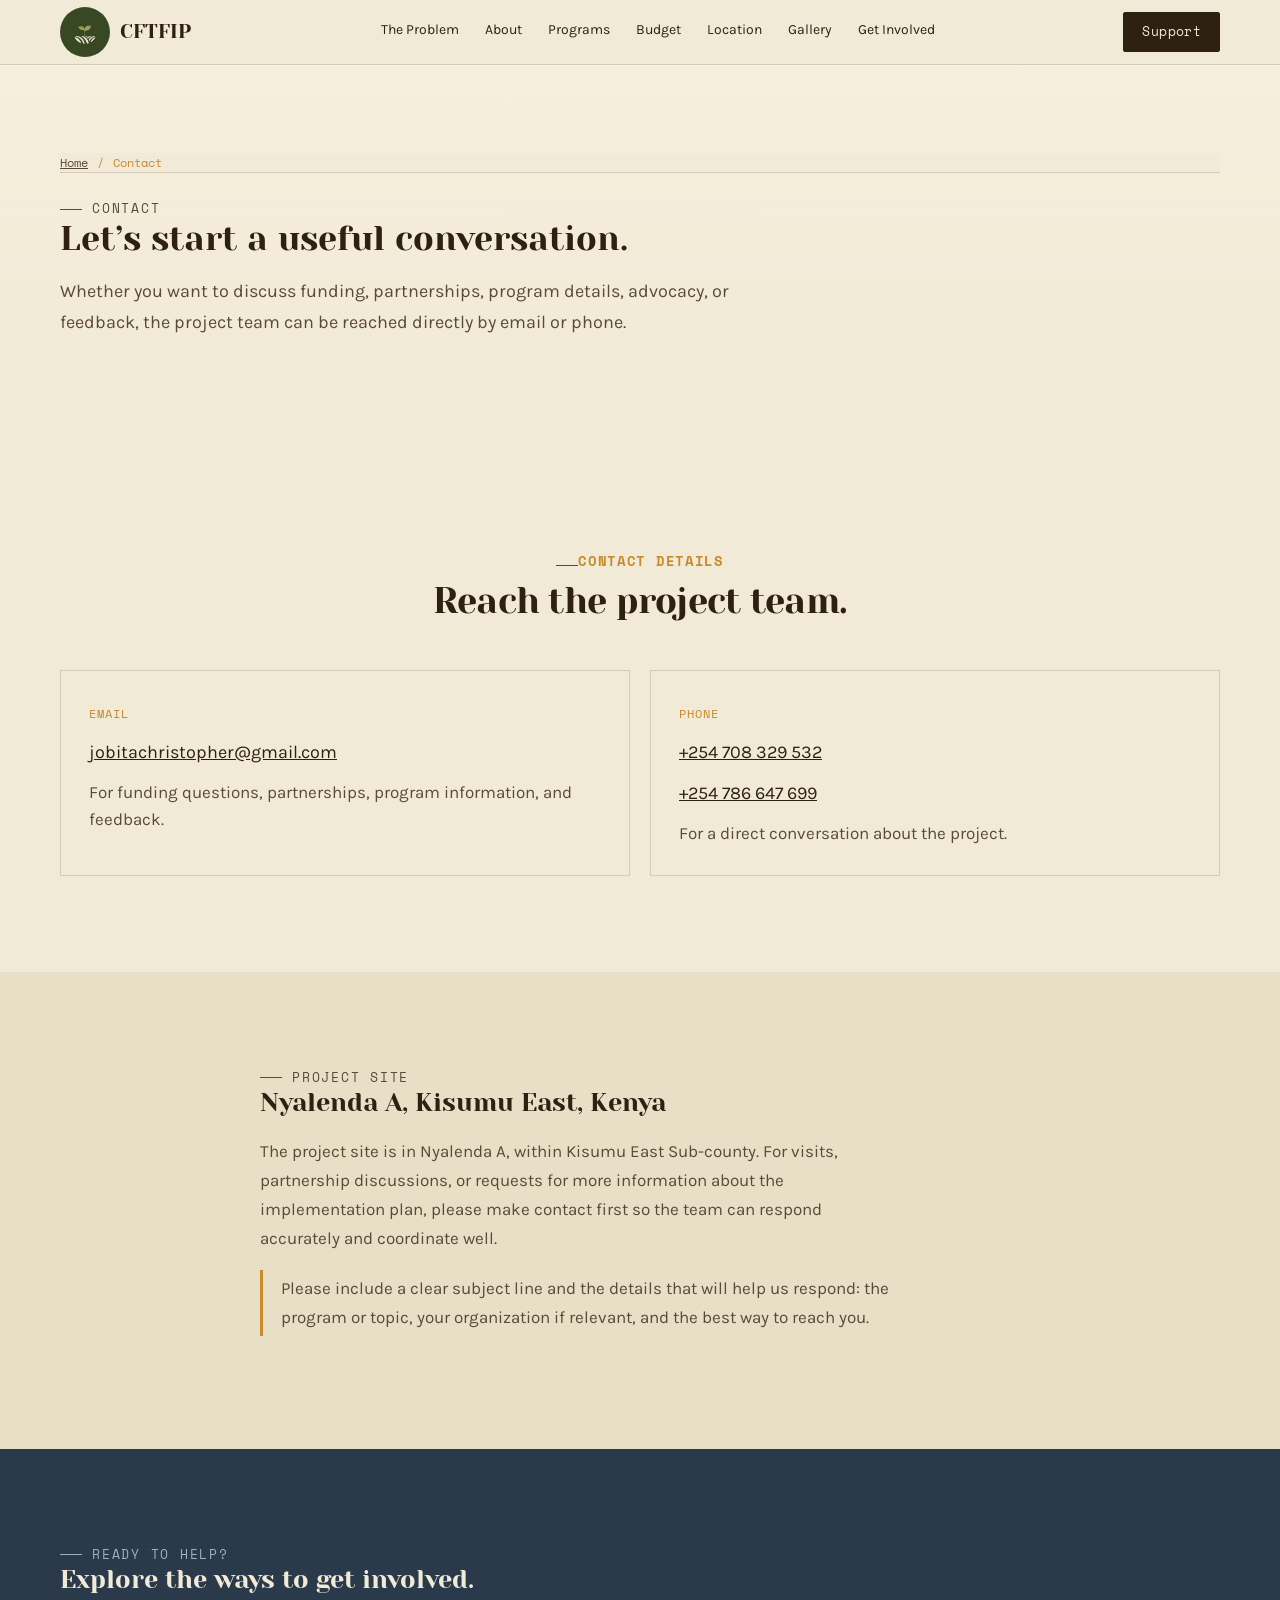
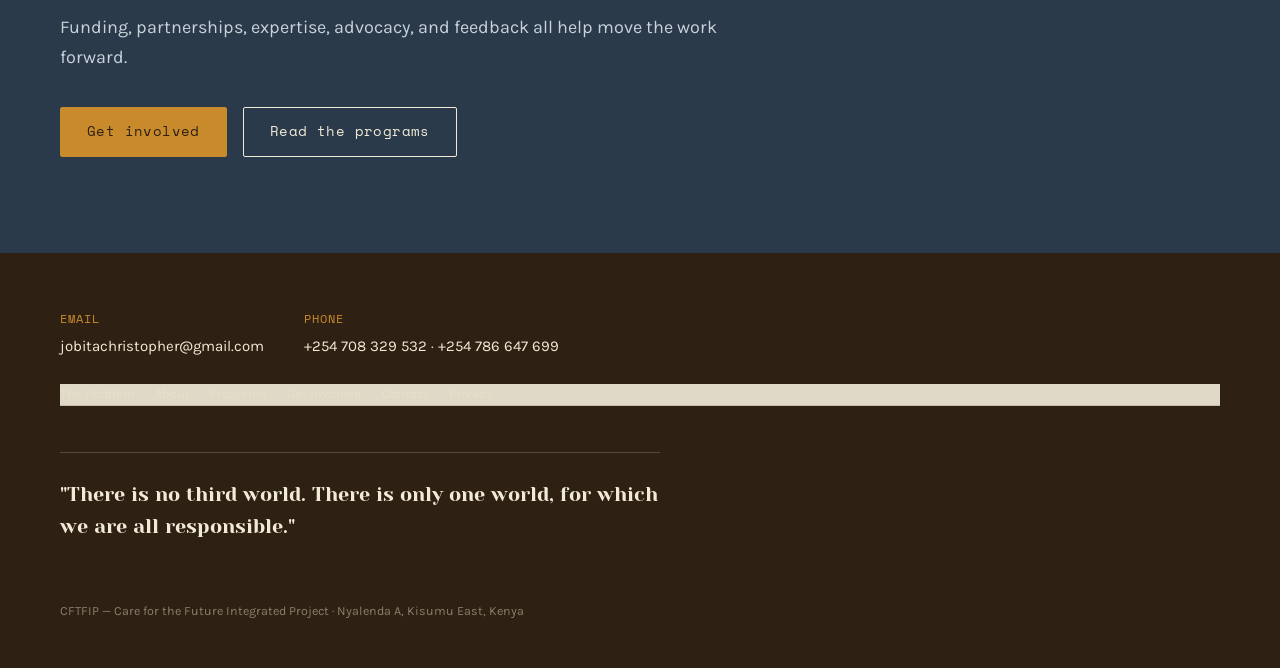
<file: contact.html>
<!DOCTYPE html>
<html lang="en">
<head>
<meta charset="UTF-8">
<meta name="viewport" content="width=device-width, initial-scale=1.0">
<title>Contact CFTFIP</title>
<meta name="description" content="Contact CFTFIP about funding, partnerships, programs, advocacy, or feedback about the project in Nyalenda A, Kisumu East.">
<meta name="robots" content="index, follow">
<meta name="theme-color" content="#F1EAD7">
<link rel="canonical" href="https://mmicbee.github.io/CFTFIP/contact.html">
<link rel="icon" href="assets/images/logo.png" type="image/png">
<meta property="og:type" content="website">
<meta property="og:site_name" content="CFTFIP">
<meta property="og:title" content="Contact CFTFIP">
<meta property="og:description" content="Contact CFTFIP about funding, partnerships, programs, advocacy, or feedback.">
<meta property="og:url" content="https://mmicbee.github.io/CFTFIP/contact.html">
<meta property="og:image" content="https://mmicbee.github.io/CFTFIP/assets/images/landimg.jpeg">
<meta property="og:image:alt" content="Farm work in the CFTFIP project area">
<meta name="twitter:card" content="summary_large_image">
<meta name="twitter:title" content="Contact CFTFIP">
<meta name="twitter:description" content="Contact CFTFIP about funding, partnerships, programs, advocacy, or feedback.">
<meta name="twitter:image" content="https://mmicbee.github.io/CFTFIP/assets/images/landimg.jpeg">
<script type="application/ld+json">
{
  "@context": "https://schema.org",
  "@type": "WebPage",
  "@id": "https://mmicbee.github.io/CFTFIP/contact.html#webpage",
  "url": "https://mmicbee.github.io/CFTFIP/contact.html",
  "name": "Contact CFTFIP",
  "description": "Contact CFTFIP about funding, partnerships, programs, advocacy, or feedback.",
  "isPartOf": {
    "@id": "https://mmicbee.github.io/CFTFIP/#website"
  },
  "inLanguage": "en"
}
</script>
<link rel="preconnect" href="https://fonts.googleapis.com">
<link rel="preconnect" href="https://fonts.gstatic.com" crossorigin>
<link href="https://fonts.googleapis.com/css2?family=Yeseva+One&amp;family=Karla:ital,wght@0,400;0,500;0,700;1,400&amp;family=Space+Mono:wght@400;700&amp;display=swap" rel="stylesheet">
<link rel="stylesheet" href="assets/css/style.css">
</head>
<body>
  <a class="skip-link" href="#main-content">Skip to content</a>

<nav aria-label="Primary navigation">
  <div class="wrap">
    <a class="brand" href="index.html" aria-label="CFTFIP home">
      <img src="assets/images/New_logo.jpeg" alt="">
      <span>CFTFIP</span>
    </a>
    <div class="navlinks">
      <a href="index.html#problem">The Problem</a>
      <a href="about.html">About</a>
      <a href="programs.html">Programs</a>
      <a href="index.html#budget">Budget</a>
      <a href="index.html#location">Location</a>
      <a href="index.html#gallery">Gallery</a>
      <a href="get-involved.html">Get Involved</a>
    </div>
    <div class="nav-right">
      <a href="get-involved.html#support" class="btn solid nav-support">Support</a>
      <button class="nav-toggle" type="button" aria-label="Toggle menu" aria-controls="mobile-menu" aria-expanded="false">
        <span></span><span></span><span></span>
      </button>
    </div>
  </div>
  <div id="mobile-menu" class="mobile-menu">
    <a href="index.html#problem">The Problem</a>
    <a href="about.html">About</a>
    <a href="programs.html">Programs</a>
    <a href="index.html#budget">Budget</a>
    <a href="index.html#location">Location</a>
    <a href="index.html#gallery">Gallery</a>
    <a href="get-involved.html">Get Involved</a>
  </div>
</nav>

<main id="main-content">
  <header class="page-hero" aria-labelledby="page-title">
    <div class="wrap">
      <nav class="breadcrumbs" aria-label="Breadcrumb">
        <a href="index.html">Home</a>
        <span aria-hidden="true">/</span>
        <span>Contact</span>
      </nav>
      <div class="eyebrow">Contact</div>
      <h1 id="page-title">Let’s start a useful conversation.</h1>
      <p class="lede">Whether you want to discuss funding, partnerships, program details, advocacy, or feedback, the project team can be reached directly by email or phone.</p>
    </div>
  </header>

  <section class="page-section" id="contact-details">
    <div class="wrap">
      <div class="sec-head">
        <div class="eyebrow">Contact details</div>
        <h2>Reach the project team.</h2>
      </div>
      <div class="contact-grid">
        <article class="contact-card">
          <span class="mono">Email</span>
          <a href="mailto:jobitachristopher@gmail.com">jobitachristopher@gmail.com</a>
          <p>For funding questions, partnerships, program information, and feedback.</p>
        </article>
        <article class="contact-card">
          <span class="mono">Phone</span>
          <a href="tel:+254708329532">+254&nbsp;708&nbsp;329&nbsp;532</a>
          <a href="tel:+254786647699">+254&nbsp;786&nbsp;647&nbsp;699</a>
          <p>For a direct conversation about the project.</p>
        </article>
      </div>
    </div>
  </section>

  <section class="page-section alt" id="project-site">
    <div class="wrap prose">
      <div class="eyebrow">Project site</div>
      <h2>Nyalenda A, Kisumu East, Kenya</h2>
      <p>The project site is in Nyalenda A, within Kisumu East Sub-county. For visits, partnership discussions, or requests for more information about the implementation plan, please make contact first so the team can respond accurately and coordinate well.</p>
      <p class="privacy-note">Please include a clear subject line and the details that will help us respond: the program or topic, your organization if relevant, and the best way to reach you.</p>
    </div>
  </section>

  <section class="page-cta page-section" id="contact-cta">
    <div class="wrap">
      <div class="eyebrow">Ready to help?</div>
      <h2>Explore the ways to get involved.</h2>
      <p class="lede">Funding, partnerships, expertise, advocacy, and feedback all help move the work forward.</p>
      <div class="cta-row">
        <a href="get-involved.html#support" class="btn solid">Get involved</a>
        <a href="programs.html" class="btn ghost">Read the programs</a>
      </div>
    </div>
  </section>
</main>

<footer id="contact" aria-label="Contact information">
  <div class="wrap">
    <div class="contact-row">
      <div>
        <span class="mono">Email</span>
        <a class="contact-link" href="mailto:jobitachristopher@gmail.com">jobitachristopher@gmail.com</a>
      </div>
      <div>
        <span class="mono">Phone</span>
        <a class="contact-link" href="tel:+254708329532">+254&nbsp;708&nbsp;329&nbsp;532</a> · <a class="contact-link" href="tel:+254786647699">+254&nbsp;786&nbsp;647&nbsp;699</a>
      </div>
    </div>
    <nav class="footer-nav" aria-label="Footer navigation">
      <a href="index.html#problem">The Problem</a>
      <a href="about.html">About</a>
      <a href="programs.html">Programs</a>
      <a href="get-involved.html">Get Involved</a>
      <a href="contact.html" aria-current="page">Contact</a>
      <a href="privacy.html">Privacy</a>
    </nav>
    <p class="closing">"There is no third world. There is only one world, for which we are all responsible."</p>
    <p class="fine">CFTFIP — Care for the Future Integrated Project · Nyalenda A, Kisumu East, Kenya</p>
  </div>
</footer>

<script src="assets/js/main.js"></script>
</body>
</html>
</file>
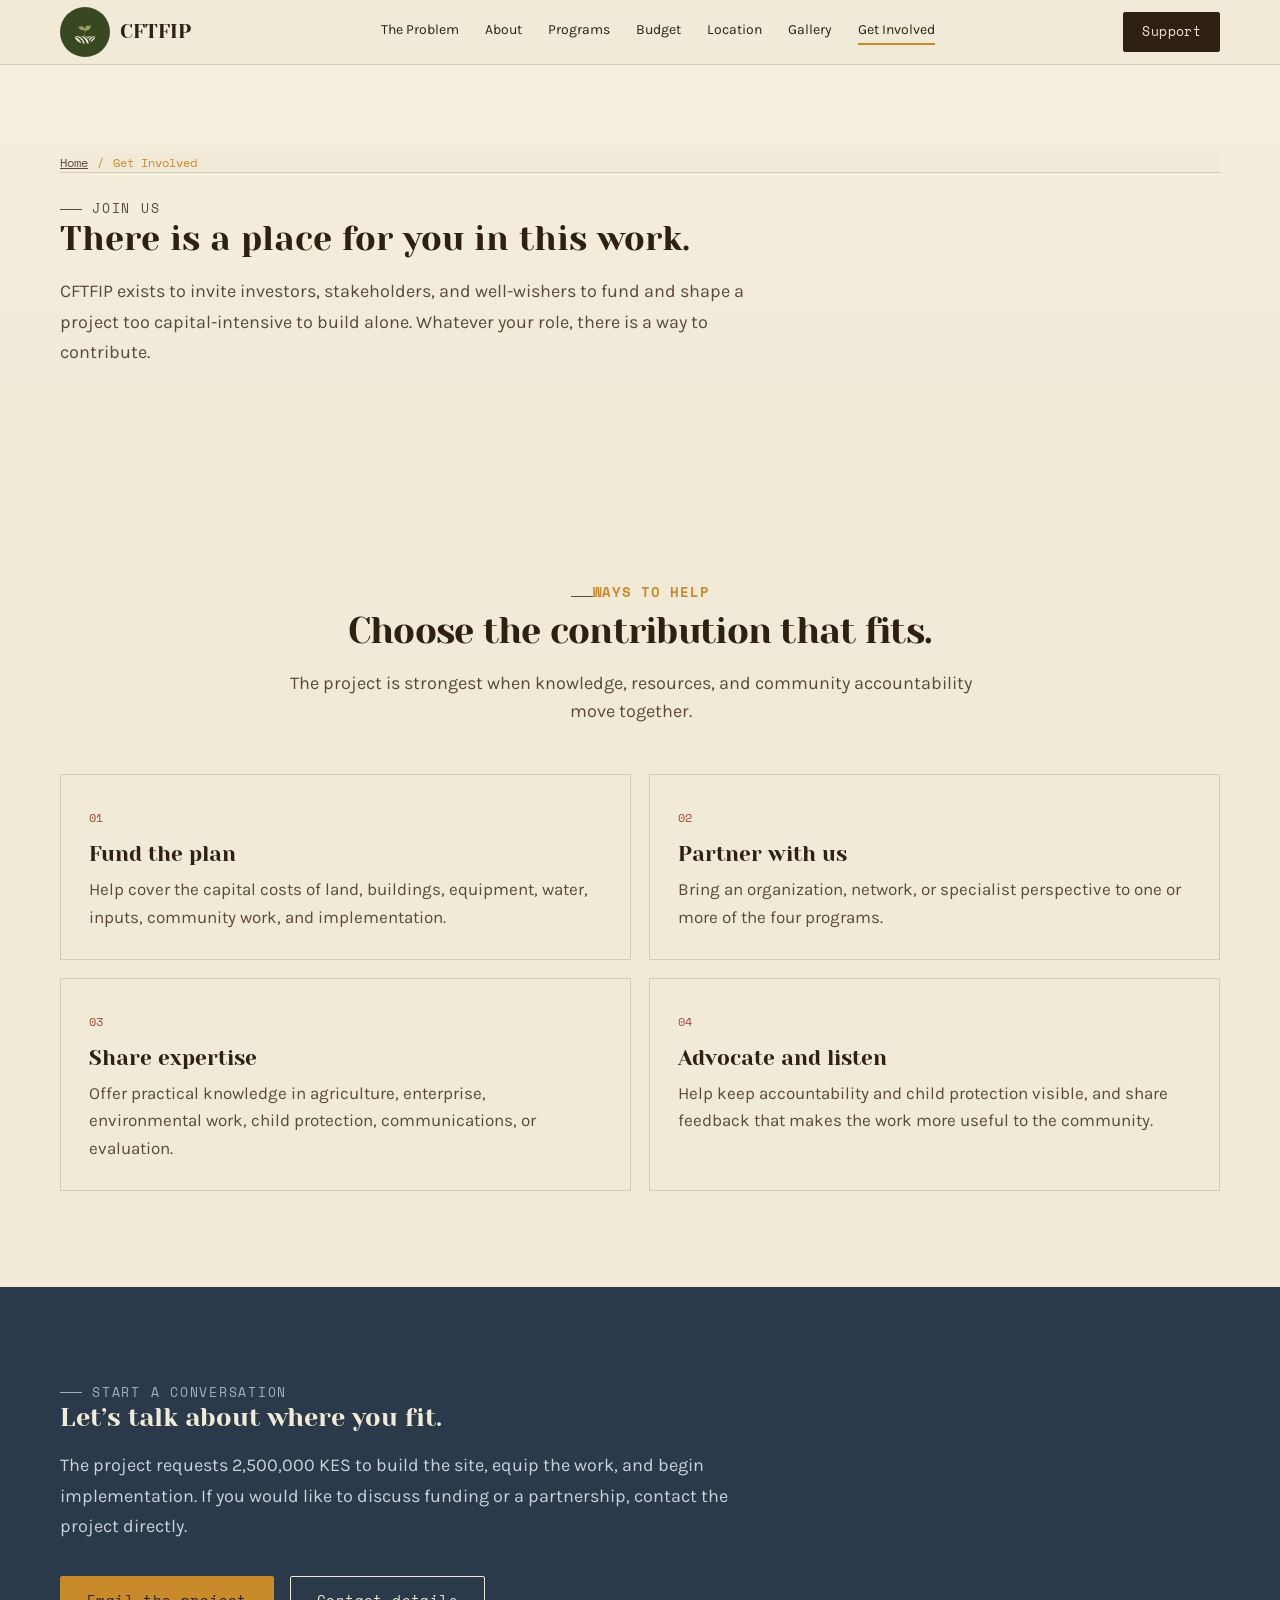
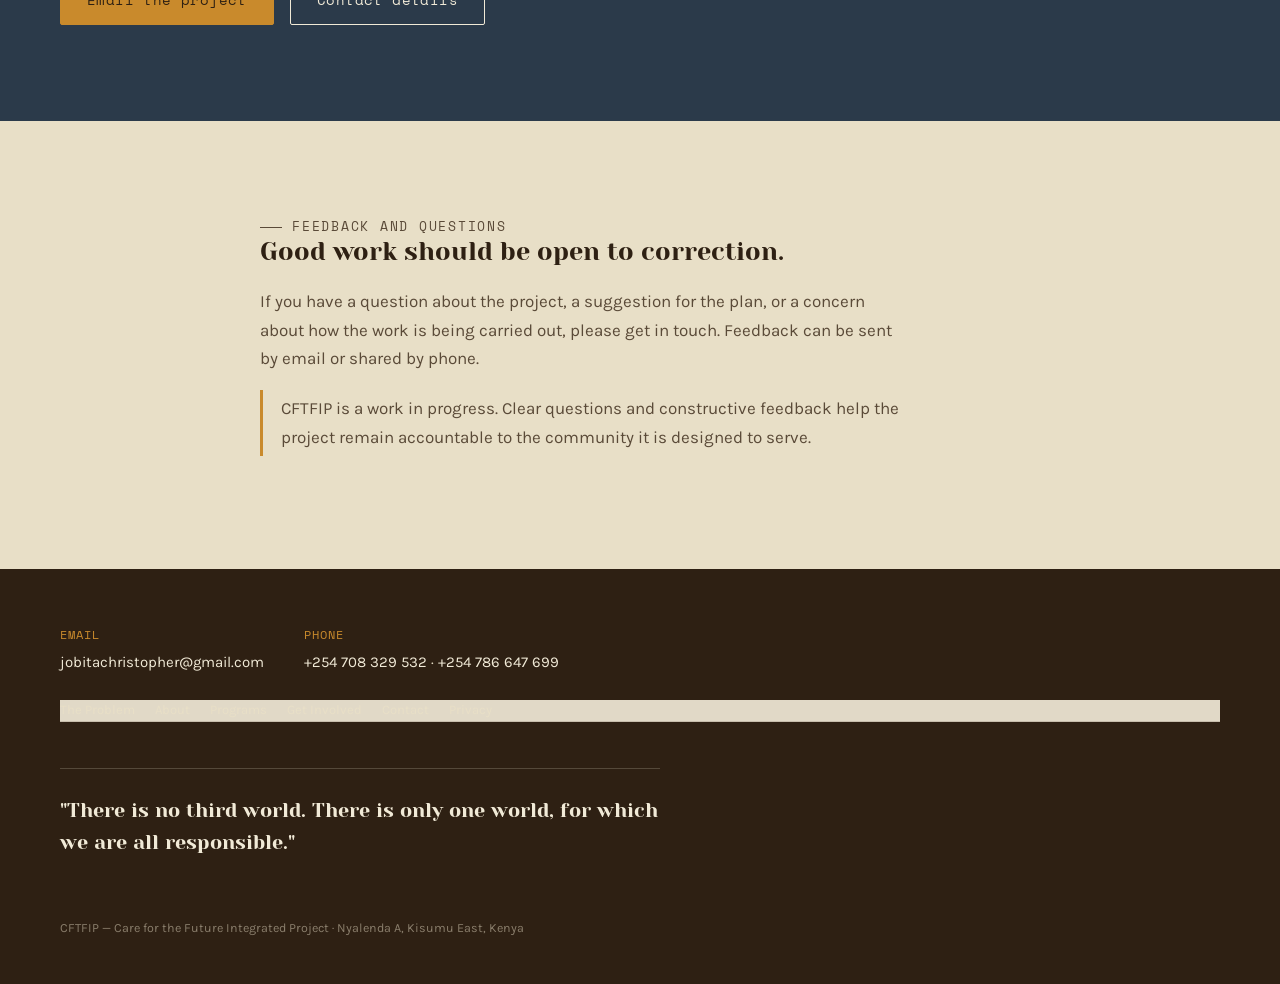
<file: get-involved.html>
<!DOCTYPE html>
<html lang="en">
<head>
<meta charset="UTF-8">
<meta name="viewport" content="width=device-width, initial-scale=1.0">
<title>Get Involved | CFTFIP</title>
<meta name="description" content="Support CFTFIP by funding, partnering, sharing expertise, advocating for the work, or sharing feedback about the project.">
<meta name="robots" content="index, follow">
<meta name="theme-color" content="#F1EAD7">
<link rel="canonical" href="https://mmicbee.github.io/CFTFIP/get-involved.html">
<link rel="icon" href="assets/images/logo.png" type="image/png">
<meta property="og:type" content="website">
<meta property="og:site_name" content="CFTFIP">
<meta property="og:title" content="Get Involved | CFTFIP">
<meta property="og:description" content="Find a way to support, partner with, or advocate for CFTFIP in Nyalenda A, Kisumu East.">
<meta property="og:url" content="https://mmicbee.github.io/CFTFIP/get-involved.html">
<meta property="og:image" content="https://mmicbee.github.io/CFTFIP/assets/images/landimg.jpeg">
<meta property="og:image:alt" content="Farm work in the CFTFIP project area">
<meta name="twitter:card" content="summary_large_image">
<meta name="twitter:title" content="Get Involved | CFTFIP">
<meta name="twitter:description" content="Find a way to support, partner with, or advocate for CFTFIP in Nyalenda A, Kisumu East.">
<meta name="twitter:image" content="https://mmicbee.github.io/CFTFIP/assets/images/landimg.jpeg">
<script type="application/ld+json">
{
  "@context": "https://schema.org",
  "@type": "WebPage",
  "@id": "https://mmicbee.github.io/CFTFIP/get-involved.html#webpage",
  "url": "https://mmicbee.github.io/CFTFIP/get-involved.html",
  "name": "Get Involved with CFTFIP",
  "description": "Find a way to support, partner with, or advocate for CFTFIP in Nyalenda A, Kisumu East.",
  "isPartOf": {
    "@id": "https://mmicbee.github.io/CFTFIP/#website"
  },
  "inLanguage": "en"
}
</script>
<link rel="preconnect" href="https://fonts.googleapis.com">
<link rel="preconnect" href="https://fonts.gstatic.com" crossorigin>
<link href="https://fonts.googleapis.com/css2?family=Yeseva+One&amp;family=Karla:ital,wght@0,400;0,500;0,700;1,400&amp;family=Space+Mono:wght@400;700&amp;display=swap" rel="stylesheet">
<link rel="stylesheet" href="assets/css/style.css">
</head>
<body>
  <a class="skip-link" href="#main-content">Skip to content</a>

<nav aria-label="Primary navigation">
  <div class="wrap">
    <a class="brand" href="index.html" aria-label="CFTFIP home">
      <img src="assets/images/New_logo.jpeg" alt="">
      <span>CFTFIP</span>
    </a>
    <div class="navlinks">
      <a href="index.html#problem">The Problem</a>
      <a href="about.html">About</a>
      <a href="programs.html">Programs</a>
      <a href="index.html#budget">Budget</a>
      <a href="index.html#location">Location</a>
      <a href="index.html#gallery">Gallery</a>
      <a href="get-involved.html" aria-current="page">Get Involved</a>
    </div>
    <div class="nav-right">
      <a href="get-involved.html#support" class="btn solid nav-support">Support</a>
      <button class="nav-toggle" type="button" aria-label="Toggle menu" aria-controls="mobile-menu" aria-expanded="false">
        <span></span><span></span><span></span>
      </button>
    </div>
  </div>
  <div id="mobile-menu" class="mobile-menu">
    <a href="index.html#problem">The Problem</a>
    <a href="about.html">About</a>
    <a href="programs.html">Programs</a>
    <a href="index.html#budget">Budget</a>
    <a href="index.html#location">Location</a>
    <a href="index.html#gallery">Gallery</a>
    <a href="get-involved.html" aria-current="page">Get Involved</a>
  </div>
</nav>

<main id="main-content">
  <header class="page-hero" aria-labelledby="page-title">
    <div class="wrap">
      <nav class="breadcrumbs" aria-label="Breadcrumb">
        <a href="index.html">Home</a>
        <span aria-hidden="true">/</span>
        <span>Get Involved</span>
      </nav>
      <div class="eyebrow">Join us</div>
      <h1 id="page-title">There is a place for you in this work.</h1>
      <p class="lede">CFTFIP exists to invite investors, stakeholders, and well-wishers to fund and shape a project too capital-intensive to build alone. Whatever your role, there is a way to contribute.</p>
    </div>
  </header>

  <section class="page-section" id="ways-to-help">
    <div class="wrap">
      <div class="sec-head">
        <div class="eyebrow">Ways to help</div>
        <h2>Choose the contribution that fits.</h2>
        <p class="lede">The project is strongest when knowledge, resources, and community accountability move together.</p>
      </div>
      <div class="action-grid">
        <article class="action-card">
          <span class="mono">01</span>
          <h3>Fund the plan</h3>
          <p>Help cover the capital costs of land, buildings, equipment, water, inputs, community work, and implementation.</p>
        </article>
        <article class="action-card">
          <span class="mono">02</span>
          <h3>Partner with us</h3>
          <p>Bring an organization, network, or specialist perspective to one or more of the four programs.</p>
        </article>
        <article class="action-card">
          <span class="mono">03</span>
          <h3>Share expertise</h3>
          <p>Offer practical knowledge in agriculture, enterprise, environmental work, child protection, communications, or evaluation.</p>
        </article>
        <article class="action-card">
          <span class="mono">04</span>
          <h3>Advocate and listen</h3>
          <p>Help keep accountability and child protection visible, and share feedback that makes the work more useful to the community.</p>
        </article>
      </div>
    </div>
  </section>

  <section class="page-cta page-section" id="support">
    <div class="wrap">
      <div class="eyebrow">Start a conversation</div>
      <h2>Let’s talk about where you fit.</h2>
      <p class="lede">The project requests 2,500,000 KES to build the site, equip the work, and begin implementation. If you would like to discuss funding or a partnership, contact the project directly.</p>
      <div class="cta-row">
        <a href="mailto:jobitachristopher@gmail.com?subject=CFTFIP%20support%20conversation" class="btn solid">Email the project</a>
        <a href="contact.html" class="btn ghost">Contact details</a>
      </div>
    </div>
  </section>

  <section class="page-section alt" id="feedback">
    <div class="wrap prose">
      <div class="eyebrow">Feedback and questions</div>
      <h2>Good work should be open to correction.</h2>
      <p>If you have a question about the project, a suggestion for the plan, or a concern about how the work is being carried out, please get in touch. Feedback can be sent by email or shared by phone.</p>
      <p class="privacy-note">CFTFIP is a work in progress. Clear questions and constructive feedback help the project remain accountable to the community it is designed to serve.</p>
    </div>
  </section>
</main>

<footer id="contact" aria-label="Contact information">
  <div class="wrap">
    <div class="contact-row">
      <div>
        <span class="mono">Email</span>
        <a class="contact-link" href="mailto:jobitachristopher@gmail.com">jobitachristopher@gmail.com</a>
      </div>
      <div>
        <span class="mono">Phone</span>
        <a class="contact-link" href="tel:+254708329532">+254&nbsp;708&nbsp;329&nbsp;532</a> · <a class="contact-link" href="tel:+254786647699">+254&nbsp;786&nbsp;647&nbsp;699</a>
      </div>
    </div>
    <nav class="footer-nav" aria-label="Footer navigation">
      <a href="index.html#problem">The Problem</a>
      <a href="about.html">About</a>
      <a href="programs.html">Programs</a>
      <a href="get-involved.html">Get Involved</a>
      <a href="contact.html">Contact</a>
      <a href="privacy.html">Privacy</a>
    </nav>
    <p class="closing">"There is no third world. There is only one world, for which we are all responsible."</p>
    <p class="fine">CFTFIP — Care for the Future Integrated Project · Nyalenda A, Kisumu East, Kenya</p>
  </div>
</footer>

<script src="assets/js/main.js"></script>
</body>
</html>
</file>
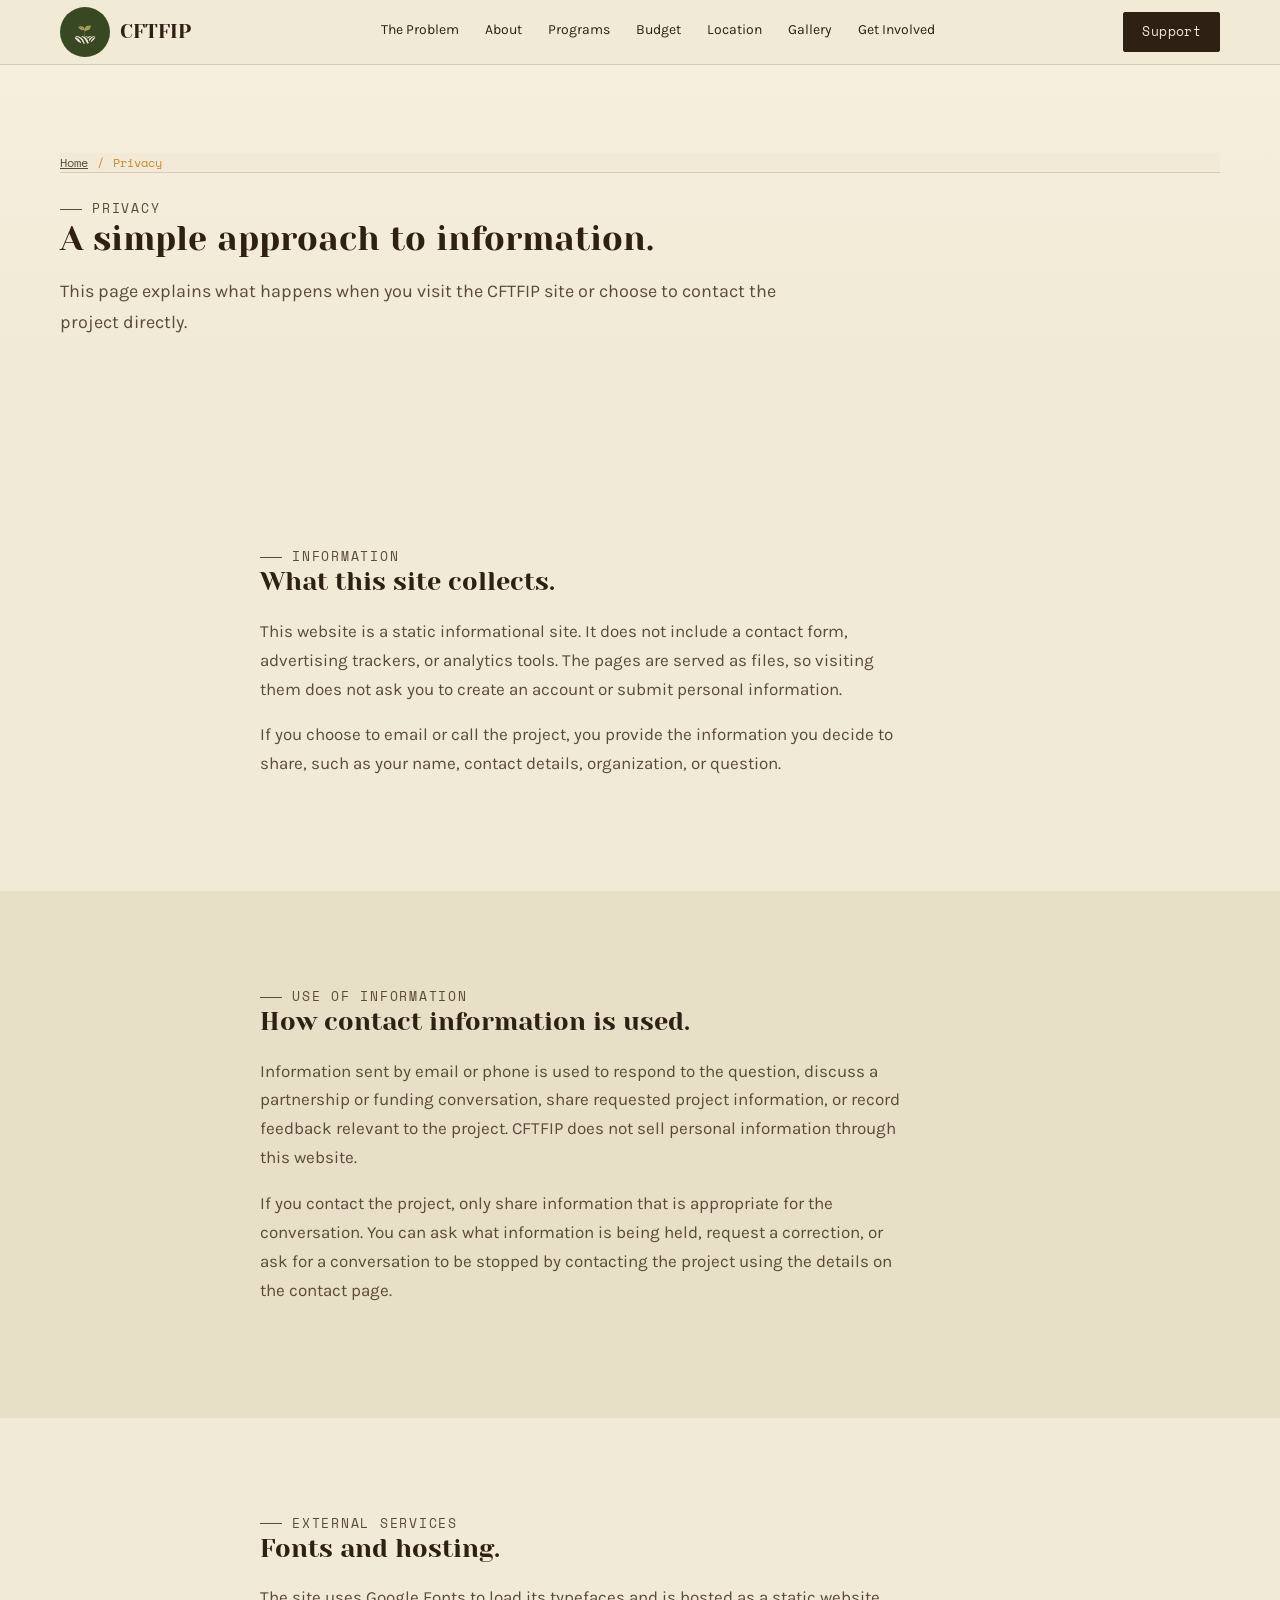
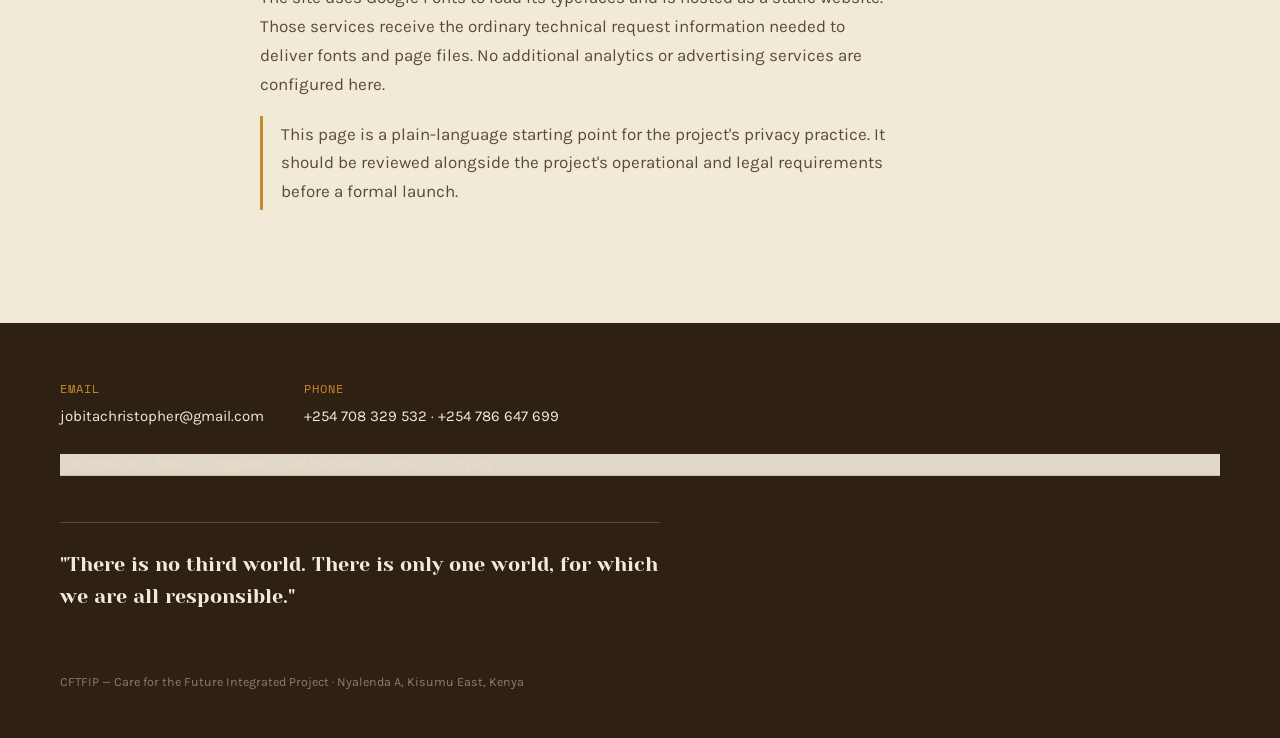
<file: privacy.html>
<!DOCTYPE html>
<html lang="en">
<head>
<meta charset="UTF-8">
<meta name="viewport" content="width=device-width, initial-scale=1.0">
<title>Privacy | CFTFIP</title>
<meta name="description" content="Read how the CFTFIP website handles information shared through the site, email, and phone contact details.">
<meta name="robots" content="index, follow">
<meta name="theme-color" content="#F1EAD7">
<link rel="canonical" href="https://mmicbee.github.io/CFTFIP/privacy.html">
<link rel="icon" href="assets/images/logo.png" type="image/png">
<meta property="og:type" content="website">
<meta property="og:site_name" content="CFTFIP">
<meta property="og:title" content="Privacy | CFTFIP">
<meta property="og:description" content="How the CFTFIP website handles information shared through the site.">
<meta property="og:url" content="https://mmicbee.github.io/CFTFIP/privacy.html">
<meta property="og:image" content="https://mmicbee.github.io/CFTFIP/assets/images/landimg.jpeg">
<meta property="og:image:alt" content="Farm work in the CFTFIP project area">
<meta name="twitter:card" content="summary_large_image">
<meta name="twitter:title" content="Privacy | CFTFIP">
<meta name="twitter:description" content="How the CFTFIP website handles information shared through the site.">
<meta name="twitter:image" content="https://mmicbee.github.io/CFTFIP/assets/images/landimg.jpeg">
<script type="application/ld+json">
{
  "@context": "https://schema.org",
  "@type": "WebPage",
  "@id": "https://mmicbee.github.io/CFTFIP/privacy.html#webpage",
  "url": "https://mmicbee.github.io/CFTFIP/privacy.html",
  "name": "CFTFIP Privacy",
  "description": "How the CFTFIP website handles information shared through the site.",
  "isPartOf": {
    "@id": "https://mmicbee.github.io/CFTFIP/#website"
  },
  "inLanguage": "en"
}
</script>
<link rel="preconnect" href="https://fonts.googleapis.com">
<link rel="preconnect" href="https://fonts.gstatic.com" crossorigin>
<link href="https://fonts.googleapis.com/css2?family=Yeseva+One&amp;family=Karla:ital,wght@0,400;0,500;0,700;1,400&amp;family=Space+Mono:wght@400;700&amp;display=swap" rel="stylesheet">
<link rel="stylesheet" href="assets/css/style.css">
</head>
<body>
  <a class="skip-link" href="#main-content">Skip to content</a>

<nav aria-label="Primary navigation">
  <div class="wrap">
    <a class="brand" href="index.html" aria-label="CFTFIP home">
      <img src="assets/images/New_logo.jpeg" alt="">
      <span>CFTFIP</span>
    </a>
    <div class="navlinks">
      <a href="index.html#problem">The Problem</a>
      <a href="about.html">About</a>
      <a href="programs.html">Programs</a>
      <a href="index.html#budget">Budget</a>
      <a href="index.html#location">Location</a>
      <a href="index.html#gallery">Gallery</a>
      <a href="get-involved.html">Get Involved</a>
    </div>
    <div class="nav-right">
      <a href="get-involved.html#support" class="btn solid nav-support">Support</a>
      <button class="nav-toggle" type="button" aria-label="Toggle menu" aria-controls="mobile-menu" aria-expanded="false">
        <span></span><span></span><span></span>
      </button>
    </div>
  </div>
  <div id="mobile-menu" class="mobile-menu">
    <a href="index.html#problem">The Problem</a>
    <a href="about.html">About</a>
    <a href="programs.html">Programs</a>
    <a href="index.html#budget">Budget</a>
    <a href="index.html#location">Location</a>
    <a href="index.html#gallery">Gallery</a>
    <a href="get-involved.html">Get Involved</a>
  </div>
</nav>

<main id="main-content">
  <header class="page-hero" aria-labelledby="page-title">
    <div class="wrap">
      <nav class="breadcrumbs" aria-label="Breadcrumb">
        <a href="index.html">Home</a>
        <span aria-hidden="true">/</span>
        <span>Privacy</span>
      </nav>
      <div class="eyebrow">Privacy</div>
      <h1 id="page-title">A simple approach to information.</h1>
      <p class="lede">This page explains what happens when you visit the CFTFIP site or choose to contact the project directly.</p>
    </div>
  </header>

  <section class="page-section" id="information">
    <div class="wrap prose">
      <div class="eyebrow">Information</div>
      <h2>What this site collects.</h2>
      <p>This website is a static informational site. It does not include a contact form, advertising trackers, or analytics tools. The pages are served as files, so visiting them does not ask you to create an account or submit personal information.</p>
      <p>If you choose to email or call the project, you provide the information you decide to share, such as your name, contact details, organization, or question.</p>
    </div>
  </section>

  <section class="page-section alt" id="use-of-information">
    <div class="wrap prose">
      <div class="eyebrow">Use of information</div>
      <h2>How contact information is used.</h2>
      <p>Information sent by email or phone is used to respond to the question, discuss a partnership or funding conversation, share requested project information, or record feedback relevant to the project. CFTFIP does not sell personal information through this website.</p>
      <p>If you contact the project, only share information that is appropriate for the conversation. You can ask what information is being held, request a correction, or ask for a conversation to be stopped by contacting the project using the details on the contact page.</p>
    </div>
  </section>

  <section class="page-section" id="external-services">
    <div class="wrap prose">
      <div class="eyebrow">External services</div>
      <h2>Fonts and hosting.</h2>
      <p>The site uses Google Fonts to load its typefaces and is hosted as a static website. Those services receive the ordinary technical request information needed to deliver fonts and page files. No additional analytics or advertising services are configured here.</p>
      <p class="privacy-note">This page is a plain-language starting point for the project's privacy practice. It should be reviewed alongside the project's operational and legal requirements before a formal launch.</p>
    </div>
  </section>
</main>

<footer id="contact" aria-label="Contact information">
  <div class="wrap">
    <div class="contact-row">
      <div>
        <span class="mono">Email</span>
        <a class="contact-link" href="mailto:jobitachristopher@gmail.com">jobitachristopher@gmail.com</a>
      </div>
      <div>
        <span class="mono">Phone</span>
        <a class="contact-link" href="tel:+254708329532">+254&nbsp;708&nbsp;329&nbsp;532</a> · <a class="contact-link" href="tel:+254786647699">+254&nbsp;786&nbsp;647&nbsp;699</a>
      </div>
    </div>
    <nav class="footer-nav" aria-label="Footer navigation">
      <a href="index.html#problem">The Problem</a>
      <a href="about.html">About</a>
      <a href="programs.html">Programs</a>
      <a href="get-involved.html">Get Involved</a>
      <a href="contact.html">Contact</a>
      <a href="privacy.html" aria-current="page">Privacy</a>
    </nav>
    <p class="closing">"There is no third world. There is only one world, for which we are all responsible."</p>
    <p class="fine">CFTFIP — Care for the Future Integrated Project · Nyalenda A, Kisumu East, Kenya</p>
  </div>
</footer>

<script src="assets/js/main.js"></script>
</body>
</html>
</file>
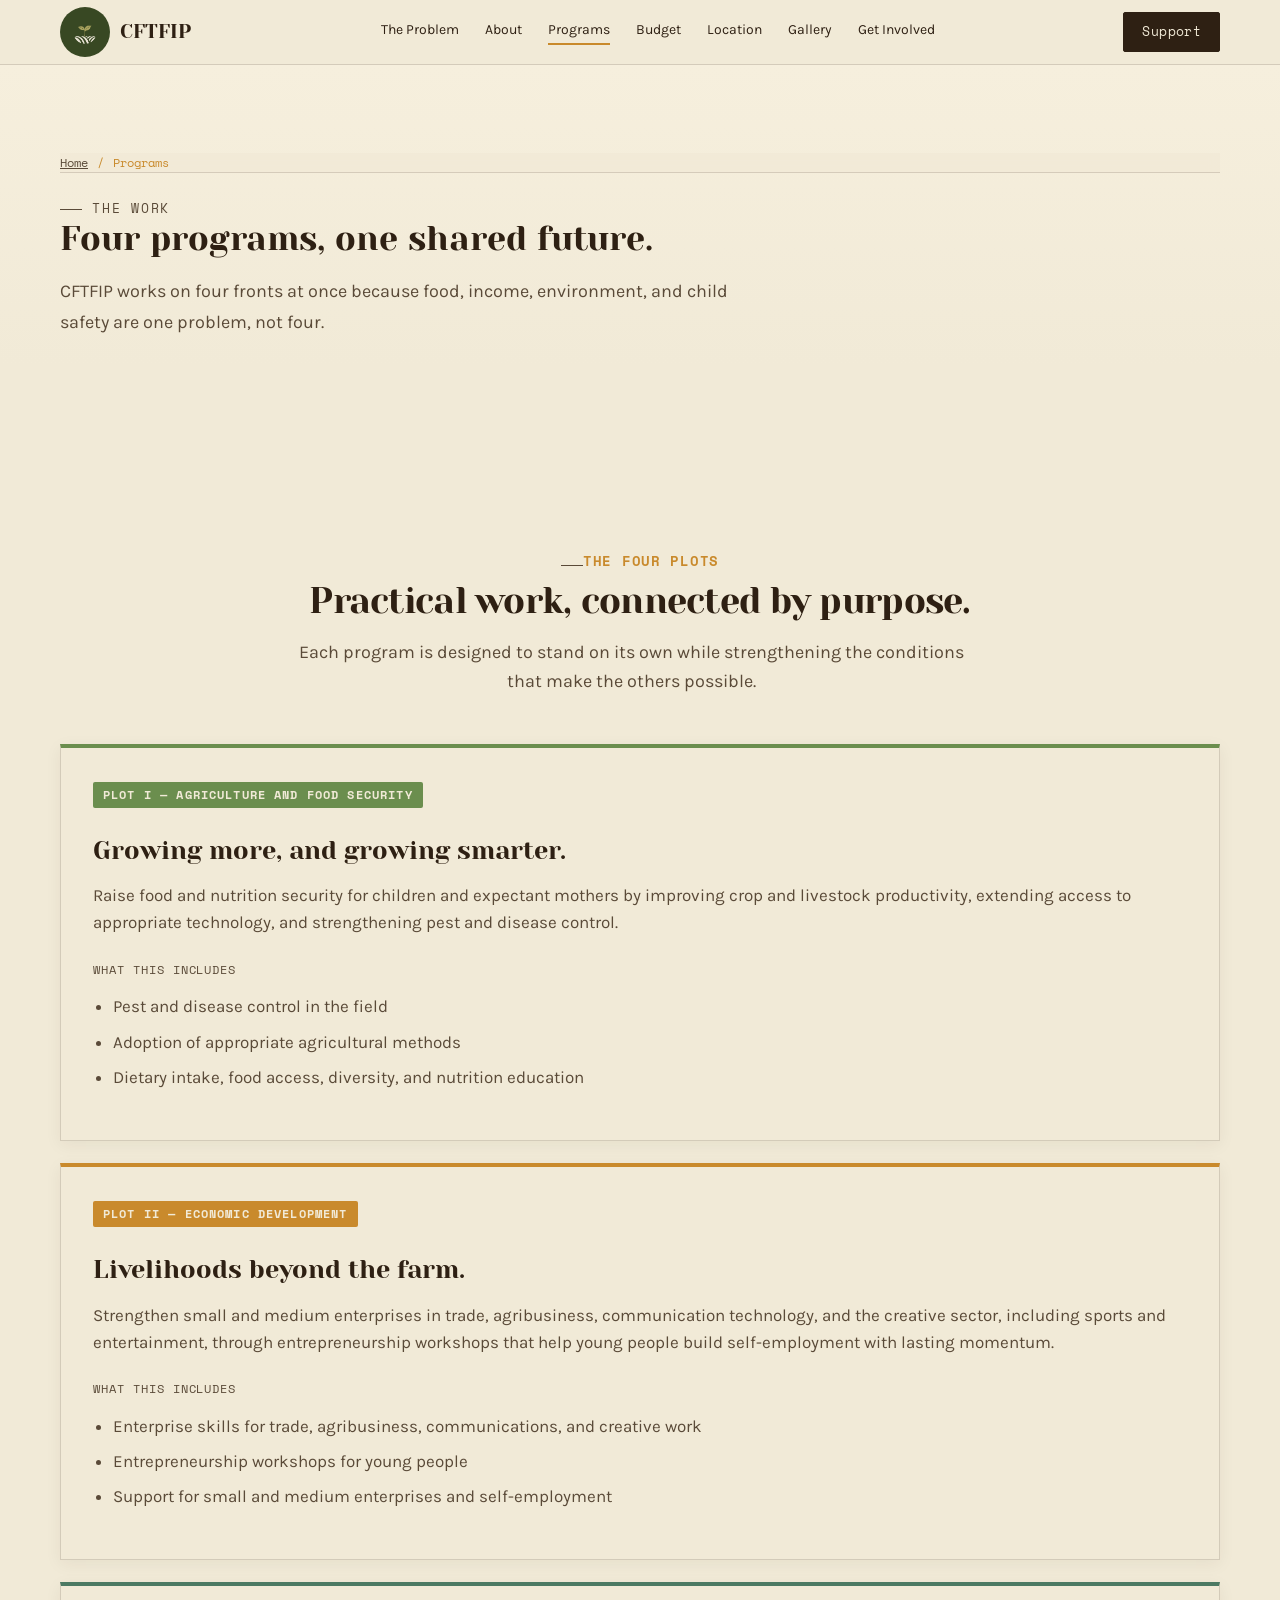
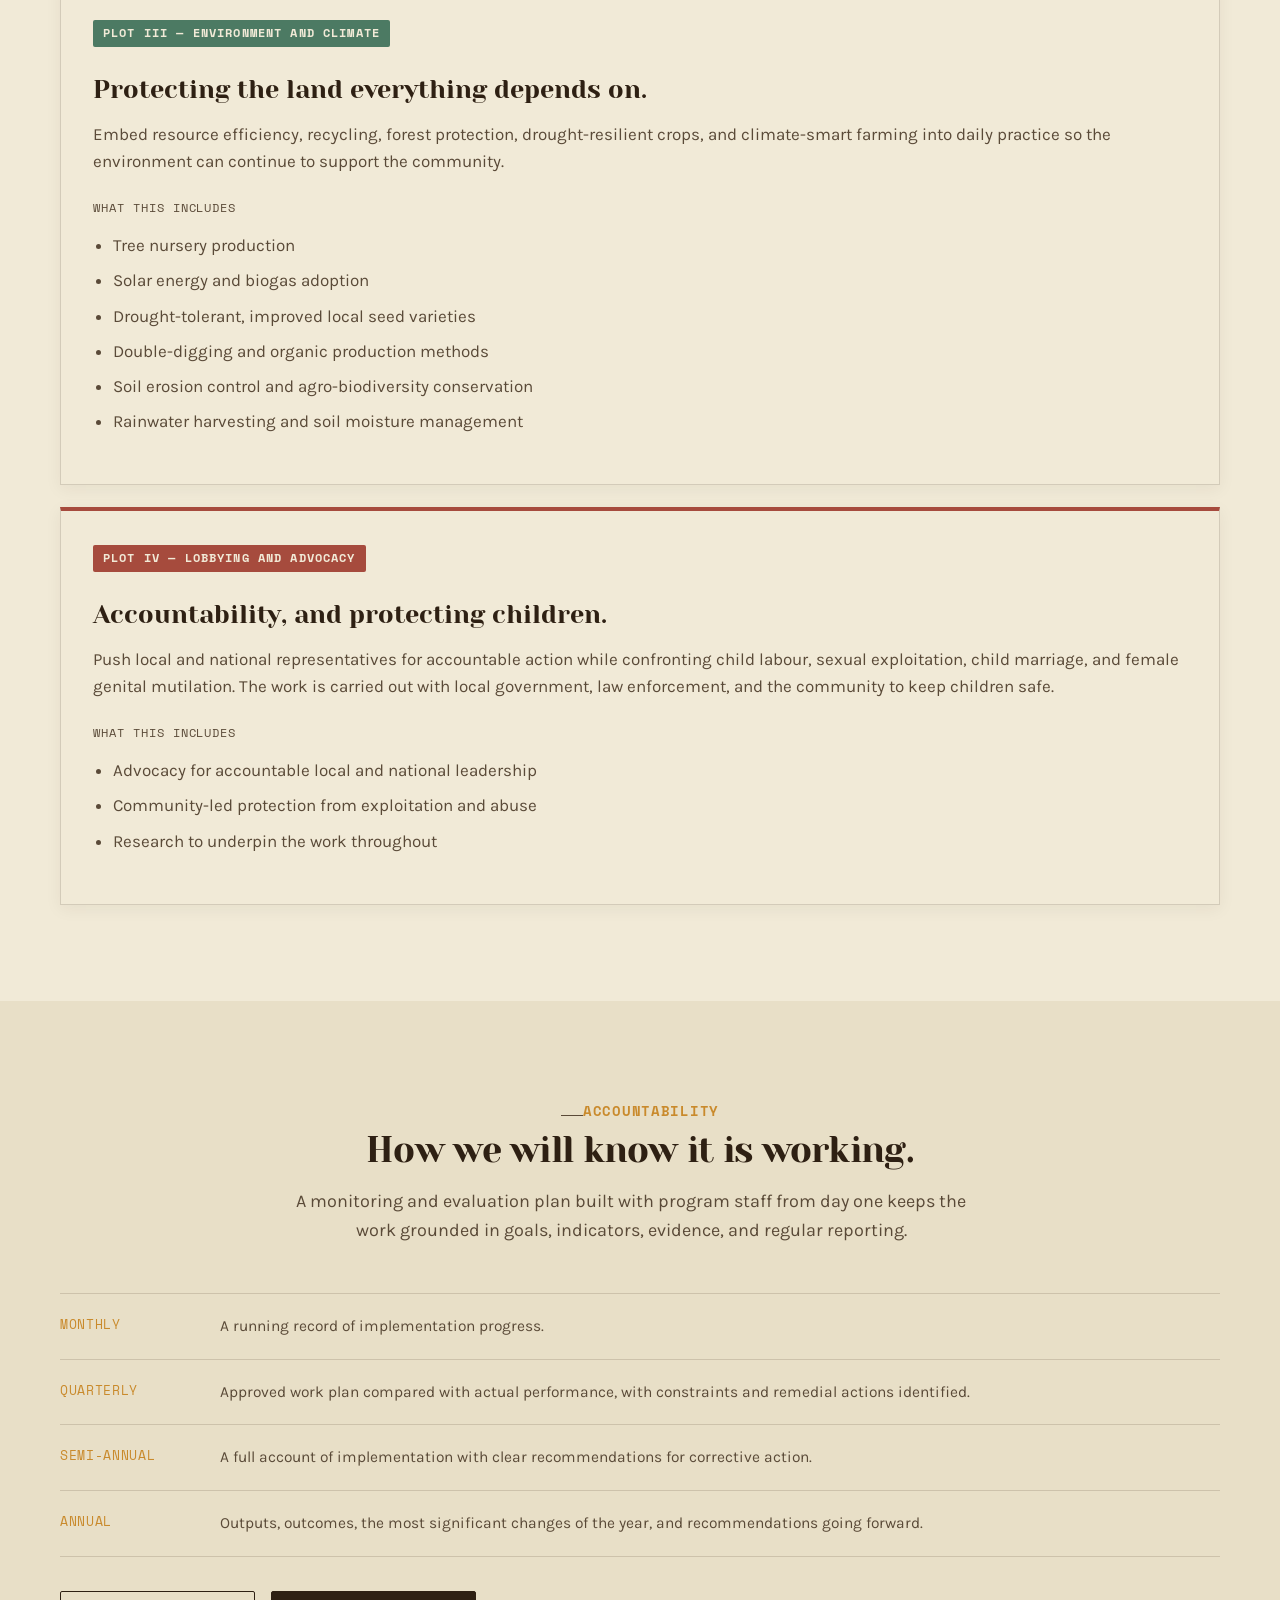
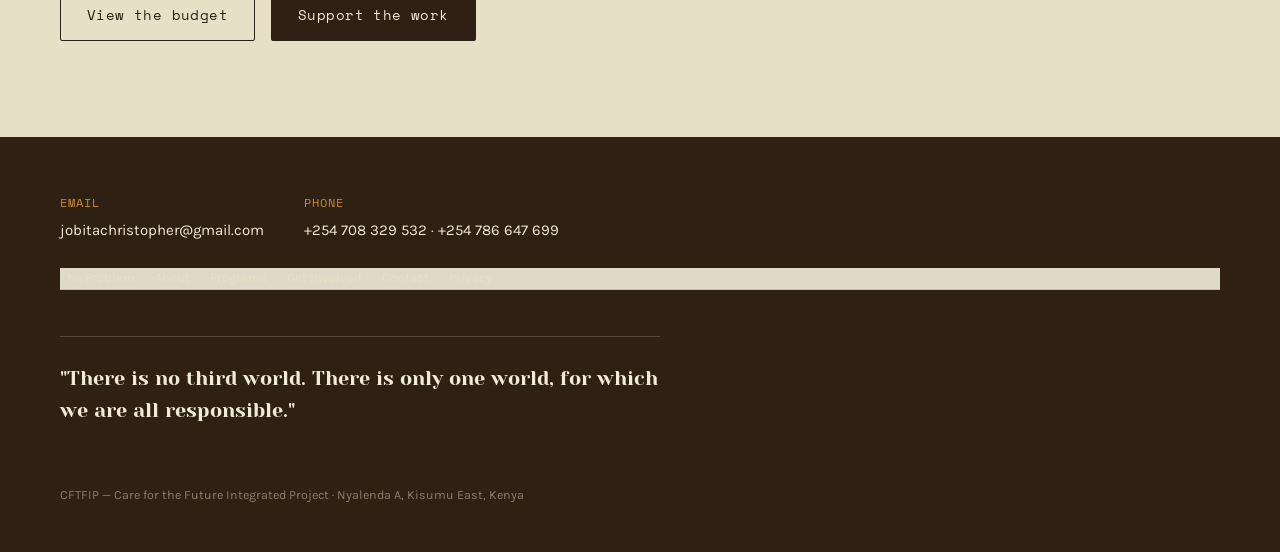
<file: programs.html>
<!DOCTYPE html>
<html lang="en">
<head>
<meta charset="UTF-8">
<meta name="viewport" content="width=device-width, initial-scale=1.0">
<title>Programs | CFTFIP</title>
<meta name="description" content="Explore CFTFIP's four integrated programs: agriculture and food security, economic development, environment and climate, and lobbying and advocacy.">
<meta name="robots" content="index, follow">
<meta name="theme-color" content="#F1EAD7">
<link rel="canonical" href="https://mmicbee.github.io/CFTFIP/programs.html">
<link rel="icon" href="assets/images/logo.png" type="image/png">
<meta property="og:type" content="website">
<meta property="og:site_name" content="CFTFIP">
<meta property="og:title" content="Programs | CFTFIP">
<meta property="og:description" content="Explore CFTFIP's four integrated programs and the practical work behind each one.">
<meta property="og:url" content="https://mmicbee.github.io/CFTFIP/programs.html">
<meta property="og:image" content="https://mmicbee.github.io/CFTFIP/assets/images/landimg.jpeg">
<meta property="og:image:alt" content="Farm work in the CFTFIP project area">
<meta name="twitter:card" content="summary_large_image">
<meta name="twitter:title" content="Programs | CFTFIP">
<meta name="twitter:description" content="Explore CFTFIP's four integrated programs and the practical work behind each one.">
<meta name="twitter:image" content="https://mmicbee.github.io/CFTFIP/assets/images/landimg.jpeg">
<script type="application/ld+json">
{
  "@context": "https://schema.org",
  "@type": "WebPage",
  "@id": "https://mmicbee.github.io/CFTFIP/programs.html#webpage",
  "url": "https://mmicbee.github.io/CFTFIP/programs.html",
  "name": "CFTFIP Programs",
  "description": "Explore CFTFIP's four integrated programs and the practical work behind each one.",
  "isPartOf": {
    "@id": "https://mmicbee.github.io/CFTFIP/#website"
  },
  "inLanguage": "en"
}
</script>
<link rel="preconnect" href="https://fonts.googleapis.com">
<link rel="preconnect" href="https://fonts.gstatic.com" crossorigin>
<link href="https://fonts.googleapis.com/css2?family=Yeseva+One&amp;family=Karla:ital,wght@0,400;0,500;0,700;1,400&amp;family=Space+Mono:wght@400;700&amp;display=swap" rel="stylesheet">
<link rel="stylesheet" href="assets/css/style.css">
</head>
<body>
  <a class="skip-link" href="#main-content">Skip to content</a>

<nav aria-label="Primary navigation">
  <div class="wrap">
    <a class="brand" href="index.html" aria-label="CFTFIP home">
      <img src="assets/images/New_logo.jpeg" alt="">
      <span>CFTFIP</span>
    </a>
    <div class="navlinks">
      <a href="index.html#problem">The Problem</a>
      <a href="about.html">About</a>
      <a href="programs.html" aria-current="page">Programs</a>
      <a href="index.html#budget">Budget</a>
      <a href="index.html#location">Location</a>
      <a href="index.html#gallery">Gallery</a>
      <a href="get-involved.html">Get Involved</a>
    </div>
    <div class="nav-right">
      <a href="get-involved.html#support" class="btn solid nav-support">Support</a>
      <button class="nav-toggle" type="button" aria-label="Toggle menu" aria-controls="mobile-menu" aria-expanded="false">
        <span></span><span></span><span></span>
      </button>
    </div>
  </div>
  <div id="mobile-menu" class="mobile-menu">
    <a href="index.html#problem">The Problem</a>
      <a href="about.html">About</a>
    <a href="programs.html" aria-current="page">Programs</a>
    <a href="index.html#budget">Budget</a>
    <a href="index.html#location">Location</a>
    <a href="index.html#gallery">Gallery</a>
    <a href="get-involved.html">Get Involved</a>
  </div>
</nav>

<main id="main-content">
  <header class="page-hero" aria-labelledby="page-title">
    <div class="wrap">
      <nav class="breadcrumbs" aria-label="Breadcrumb">
        <a href="index.html">Home</a>
        <span aria-hidden="true">/</span>
        <span>Programs</span>
      </nav>
      <div class="eyebrow">The work</div>
      <h1 id="page-title">Four programs, one shared future.</h1>
      <p class="lede">CFTFIP works on four fronts at once because food, income, environment, and child safety are one problem, not four.</p>
    </div>
  </header>

  <section class="page-section" id="program-list">
    <div class="wrap">
      <div class="sec-head">
        <div class="eyebrow">The four plots</div>
        <h2>Practical work, connected by purpose.</h2>
        <p class="lede">Each program is designed to stand on its own while strengthening the conditions that make the others possible.</p>
      </div>

      <div class="program-list">
        <article class="program-detail p1" id="agriculture">
          <span class="plot-tag">Plot I — Agriculture and food security</span>
          <h2>Growing more, and growing smarter.</h2>
          <p>Raise food and nutrition security for children and expectant mothers by improving crop and livestock productivity, extending access to appropriate technology, and strengthening pest and disease control.</p>
          <h3>What this includes</h3>
          <ul>
            <li>Pest and disease control in the field</li>
            <li>Adoption of appropriate agricultural methods</li>
            <li>Dietary intake, food access, diversity, and nutrition education</li>
          </ul>
        </article>

        <article class="program-detail p2" id="economic-development">
          <span class="plot-tag">Plot II — Economic development</span>
          <h2>Livelihoods beyond the farm.</h2>
          <p>Strengthen small and medium enterprises in trade, agribusiness, communication technology, and the creative sector, including sports and entertainment, through entrepreneurship workshops that help young people build self-employment with lasting momentum.</p>
          <h3>What this includes</h3>
          <ul>
            <li>Enterprise skills for trade, agribusiness, communications, and creative work</li>
            <li>Entrepreneurship workshops for young people</li>
            <li>Support for small and medium enterprises and self-employment</li>
          </ul>
        </article>

        <article class="program-detail p3" id="environment">
          <span class="plot-tag">Plot III — Environment and climate</span>
          <h2>Protecting the land everything depends on.</h2>
          <p>Embed resource efficiency, recycling, forest protection, drought-resilient crops, and climate-smart farming into daily practice so the environment can continue to support the community.</p>
          <h3>What this includes</h3>
          <ul>
            <li>Tree nursery production</li>
            <li>Solar energy and biogas adoption</li>
            <li>Drought-tolerant, improved local seed varieties</li>
            <li>Double-digging and organic production methods</li>
            <li>Soil erosion control and agro-biodiversity conservation</li>
            <li>Rainwater harvesting and soil moisture management</li>
          </ul>
        </article>

        <article class="program-detail p4" id="advocacy">
          <span class="plot-tag">Plot IV — Lobbying and advocacy</span>
          <h2>Accountability, and protecting children.</h2>
          <p>Push local and national representatives for accountable action while confronting child labour, sexual exploitation, child marriage, and female genital mutilation. The work is carried out with local government, law enforcement, and the community to keep children safe.</p>
          <h3>What this includes</h3>
          <ul>
            <li>Advocacy for accountable local and national leadership</li>
            <li>Community-led protection from exploitation and abuse</li>
            <li>Research to underpin the work throughout</li>
          </ul>
        </article>
      </div>
    </div>
  </section>

  <section class="page-section alt" id="accountability">
    <div class="wrap">
      <div class="sec-head">
        <div class="eyebrow">Accountability</div>
        <h2>How we will know it is working.</h2>
        <p class="lede">A monitoring and evaluation plan built with program staff from day one keeps the work grounded in goals, indicators, evidence, and regular reporting.</p>
      </div>
      <div class="cadence">
        <div class="cad-row">
          <div class="mono">MONTHLY</div>
          <p>A running record of implementation progress.</p>
        </div>
        <div class="cad-row">
          <div class="mono">QUARTERLY</div>
          <p>Approved work plan compared with actual performance, with constraints and remedial actions identified.</p>
        </div>
        <div class="cad-row">
          <div class="mono">SEMI-ANNUAL</div>
          <p>A full account of implementation with clear recommendations for corrective action.</p>
        </div>
        <div class="cad-row">
          <div class="mono">ANNUAL</div>
          <p>Outputs, outcomes, the most significant changes of the year, and recommendations going forward.</p>
        </div>
      </div>
      <div class="cta-row">
        <a href="index.html#budget" class="btn ghost">View the budget</a>
        <a href="get-involved.html#support" class="btn solid">Support the work</a>
      </div>
    </div>
  </section>
</main>

<footer id="contact" aria-label="Contact information">
  <div class="wrap">
    <div class="contact-row">
      <div>
        <span class="mono">Email</span>
        <a class="contact-link" href="mailto:jobitachristopher@gmail.com">jobitachristopher@gmail.com</a>
      </div>
      <div>
        <span class="mono">Phone</span>
        <a class="contact-link" href="tel:+254708329532">+254&nbsp;708&nbsp;329&nbsp;532</a> · <a class="contact-link" href="tel:+254786647699">+254&nbsp;786&nbsp;647&nbsp;699</a>
      </div>
    </div>
    <nav class="footer-nav" aria-label="Footer navigation">
    <a href="index.html#problem">The Problem</a>
    <a href="about.html">About</a>
    <a href="programs.html">Programs</a>
      <a href="get-involved.html">Get Involved</a>
      <a href="contact.html">Contact</a>
      <a href="privacy.html">Privacy</a>
    </nav>
    <p class="closing">"There is no third world. There is only one world, for which we are all responsible."</p>
    <p class="fine">CFTFIP — Care for the Future Integrated Project · Nyalenda A, Kisumu East, Kenya</p>
  </div>
</footer>

<script src="assets/js/main.js"></script>
</body>
</html>
</file>
<file: assets/css/style.css>
:root{
  --paper:#F1EAD7;
  --paper-dim:#E8DFC7;
  --ink:#2E2013;
  --ink-soft:#5A4A38;
  --gold:#C98A2C;
  --green:#6B8E4E;
  --clay:#A64B3D;
  --dusk:#2B3A4A;
  --line: rgba(46,32,19,0.15);
}
*{box-sizing:border-box;}
html{scroll-behavior:smooth;}
body{
  margin:0;
  background:var(--paper);
  color:var(--ink);
  font-family:'Karla',sans-serif;
  font-size:17px;
  line-height:1.6;
}
h1,h2,h3{
  font-family:'Yeseva One',serif;
  font-weight:400;
  line-height:1.15;
  margin:0 0 .4em 0;
  text-wrap:balance;
}
.mono{font-family:'Space Mono',monospace;}
a{color:inherit;}
.visually-hidden{
  position:absolute;width:1px;height:1px;padding:0;margin:-1px;
  overflow:hidden;clip:rect(0 0 0 0);white-space:nowrap;border:0;
}
.skip-link{
  position:absolute;left:-9999px;top:0;z-index:100;
  background:var(--ink);color:var(--paper);padding:12px 18px;
  font-size:14px;text-decoration:none;
}
.skip-link:focus{left:0;}
.wrap{max-width:1100px;margin:0 auto;padding:0 28px;}
.eyebrow{
  font-family:'Space Mono',monospace;
  text-transform:uppercase;
  letter-spacing:.14em;
  font-size:12.5px;
  color:var(--ink-soft);
  display:flex;align-items:center;gap:10px;
}

/* logo brand */
.brand img {
  width: 50px;       
  height: auto;       
  max-width: 100%;    
}
.eyebrow::before{content:"";width:22px;height:1px;background:var(--ink-soft);display:inline-block;}

/* NAV */
nav{
  position:sticky;top:0;z-index:50;
  background:rgba(241,234,215,0.92);
  backdrop-filter:blur(6px);
  border-bottom:1px solid var(--line);
}
nav .wrap{display:flex;align-items:center;justify-content:space-between;height:64px;}
.brand{font-family:'Yeseva One',serif;font-size:20px;text-decoration:none;color:inherit;display:inline-flex;align-items:center;gap:10px;}
.navlinks{display:none;gap:26px;font-size:14px;}
.navlinks a{text-decoration:none;border-bottom:2px solid transparent;padding-bottom:2px;transition:border-color .2s;}
.navlinks a:hover{border-color:var(--gold);}
.navlinks a[aria-current="page"]{border-color:var(--gold);}
.nav-right{display:flex;align-items:center;gap:16px;}
@media(min-width:820px){.navlinks{display:flex;}}

/* Mobile nav toggle */
.nav-toggle{
  display:inline-flex;flex-direction:column;justify-content:center;gap:4px;
  width:30px;height:30px;background:none;border:none;cursor:pointer;padding:0;
}
.nav-toggle span{display:block;width:100%;height:2px;background:var(--ink);transition:transform .2s ease, opacity .2s ease;}
@media(min-width:820px){.nav-toggle{display:none;}}
.nav-toggle[aria-expanded="true"] span:nth-child(1){transform:translateY(6px) rotate(45deg);}
.nav-toggle[aria-expanded="true"] span:nth-child(2){opacity:0;}
.nav-toggle[aria-expanded="true"] span:nth-child(3){transform:translateY(-6px) rotate(-45deg);}

.mobile-menu{
  display:none;
  flex-direction:column;
  background:var(--paper);
  border-bottom:1px solid var(--line);
  padding:10px 28px 20px 28px;
}
.mobile-menu.open{display:flex;}
.mobile-menu a{
  text-decoration:none;color:var(--ink);padding:12px 0;
  border-bottom:1px solid var(--line);font-size:15px;
}
.mobile-menu a:last-child{border-bottom:none;}
.mobile-menu a[aria-current="page"]{color:var(--clay);}
@media(min-width:820px){.mobile-menu{display:none !important;}}

/* HILL DIVIDER — signature element */
.hills{width:100%;display:block;height:56px;}
.hills path{opacity:1;}

/* HERO */
header.hero{
  position:relative;
  padding:96px 0 130px 0;
  overflow:hidden;
  background:linear-gradient(180deg,#F6EFDD 0%,var(--paper) 70%);
}
.hero .wrap{position:relative;z-index:2;}
.hero h1{font-size:clamp(38px,6vw,64px);max-width:820px;}
.hero .sub{max-width:560px;font-size:19px;color:var(--ink-soft);margin-top:18px;}
.cta-row{display:flex;gap:16px;flex-wrap:wrap;margin-top:34px;}
.btn{
  display:inline-block;padding:13px 26px;border-radius:2px;
  font-family:'Space Mono',monospace;font-size:13.5px;letter-spacing:.03em;
  text-decoration:none;border:1.5px solid var(--ink);transition:all .18s ease;
}
.btn.solid{background:var(--ink);color:var(--paper);}
.btn.solid:hover{background:var(--gold);border-color:var(--gold);color:var(--ink);}
.btn.ghost{color:var(--ink);}
.btn.ghost:hover{background:var(--ink);color:var(--paper);}
.nav-support{padding:9px 18px;font-size:12.5px;}

.sunfield{
  position:absolute;right:-8%;top:0;width:60%;height:100%;z-index:1;
  opacity:.9;
}

.brand img {
  width: 50px;
  height: auto;
  max-width: 100%;
  border-radius: 50%;
}

.hero-grid{
  display:grid;grid-template-columns:1fr;gap:44px;align-items:center;
}
@media(min-width:900px){
  .hero-grid{grid-template-columns:1.1fr 0.9fr;}
}
.hero-photo{
  aspect-ratio:4/3;width:100%;
}
.hero-photo img{position:absolute;inset:0;}
@media(max-width:899px){
  .hero-photo{order:-1;max-width:480px;}
}

/* SECTION generic */
section{padding:104px 0;position:relative;}
section[id]{scroll-margin-top:64px;}
section.alt{background:var(--paper-dim);}
.sec-head{max-width:680px;margin-bottom:44px;}
.sec-head h2{font-size:clamp(28px,4vw,40px);}
.lede{font-size:18px;line-height:1.7;color:var(--ink-soft);max-width:62ch;}
blockquote{
  font-family:'Yeseva One',serif;font-size:24px;line-height:1.4;
  max-width:680px;margin:34px 0 0 0;padding-left:24px;border-left:3px solid var(--gold);color:var(--ink);
}

/* PROGRAMS as plots */
/* Main Section & Wrap Layout */
#programs {
  padding: 60px 0;
  background-color: var(--paper-dim); /* Subtle background fill for .alt section */
  font-family: system-ui, -apple-system, BlinkMacSystemFont, sans-serif;
}

.wrap {
  max-width: 1200px;
  margin: 0 auto;
  padding: 0 20px;
}

/* Top Header Section Styling */
.sec-head {
  text-align: center;
  margin-bottom: 48px;
  max-width: 700px;
  margin-left: auto;
  margin-right: auto;
}

.sec-head .eyebrow {
  display: inline-block;
  font-size: 0.9rem;
  font-weight: 700;
  text-transform: uppercase;
  color: var(--gold);
  letter-spacing: 0.05em;
  margin-bottom: 8px;
}

.sec-head h2 {
  font-size: 2.25rem;
  color: var(--ink);
  margin: 0 0 16px 0;
  letter-spacing: -0.02em;
}

.sec-head .lede {
  font-size: 1.125rem;
  line-height: 1.6;
  color: var(--ink-soft);
  margin: 0;
}

/* Flexbox Cards Vertical Stack */
.plots-flex-stack {
  display: flex;
  flex-direction: column;
  gap: 24px;
}

/* Individual Card (Text Left, Image Right) */
.plot-card {
  display: flex;
  flex-direction: row; 
  justify-content: space-between;
  align-items: stretch; /* Image height matches text block automatically */
  background: #ffffff;
  border: 1px solid var(--line);
  border-radius: 12px;
  overflow: hidden;
  box-shadow: 0 4px 6px -1px rgba(0, 0, 0, 0.05);
}

/* Left Side Content Area */
.plot-body {
  flex: 1;
  padding: 32px;
}

.plot-tag {
  display: inline-block;
  font-size: 0.85rem;
  font-weight: 600;
  text-transform: uppercase;
  color: var(--gold);
  margin-bottom: 12px;
}

.plot-body h3 {
  font-size: 1.5rem;
  color: #1e293b;
  margin: 0 0 12px 0;
}

.plot-body p {
  color: var(--ink-soft);
  line-height: 1.6;
  margin: 0 0 16px 0;
}

.plot-list {
  margin: 0;
  padding-left: 20px;
  color: var(--ink-soft);
}

.plot-list li {
  margin-bottom: 8px;
  line-height: 1.5;
}

.plot-card img {
  width: 35%;
  min-width: 250px;
  object-fit: cover;
  display: block;
}
@media (max-width: 768px) {
  .plot-card img {
    width: 100%;
    height: 200px;
  }
}

/* Right Side Image Area */
.plot-img-placeholder {
  width: 35%; /* Distribution ratio for image width */
  min-width: 250px;
  background-color: var(--paper-dim);
  color: var(--ink-soft);
  display: flex;
  align-items: center;
  justify-content: center;
  font-weight: 500;
}

/* Bottom Quote Layout */
.plot-quote {
  margin: 56px auto 0 auto;
  text-align: center;
  font-size: 1.25rem;
  font-style: italic;
  color: var(--ink-soft);
  max-width: 600px;
  line-height: 1.5;
}

/* Mobile & Tablet Breaks */
@media (max-width: 768px) {
  .sec-head h2 {
    font-size: 1.75rem;
  }

  .plot-card {
    flex-direction: column-reverse; /* Puts image layout stacked over text on small viewports */
  }
  
  .plot-img-placeholder {
    width: 100%;
    height: 200px;
  }
  
  .plot-body {
    padding: 24px;
  }
}

.plot .plot-tag {
  font-family: 'Space Mono', monospace;
  font-size: 11.5px;
  letter-spacing: 0.1em;
  text-transform: uppercase;
  color: var(--paper);
  display: inline-block;
  align-self: flex-start;
  padding: 4px 10px;
  margin-bottom: 14px;
  border-radius: 2px;
}

.plot h3 {
  font-size: 22px;
  margin-bottom: 10px;
}

.plot p {
  color: var(--ink-soft);
  font-size: 15px;
  line-height: 1.55;
}

.plot ul {
  margin: 16px 0 0 0;
  padding-left: 18px;
  font-size: 14px;
  color: var(--ink-soft);
}

.plot ul li {
  margin-bottom: 6px;
}

.more {
  margin-top: auto;
  padding-top: 20px;
  font-family: 'Space Mono', monospace;
  font-size: 12px;
  letter-spacing: .1em;
  text-transform: uppercase;
  text-decoration: none;
  color: var(--clay);
  align-self: flex-start;
  border-bottom: 1px solid transparent;
  transition: border-color .2s;
}
.more::after { content: " \2192"; }
.more:hover { border-color: var(--clay); }

.plot.p1 .plot-tag { background: var(--green); }
.plot.p2 .plot-tag { background: var(--gold); }
.plot.p3 .plot-tag { background: #4C7A63; }
.plot.p4 .plot-tag { background: var(--clay); }

.plot::after { content: ""; position: absolute; left: 0; bottom: 0; width: 100%; height: 4px; }
.plot.p1::after { background: var(--green); }
.plot.p2::after { background: var(--gold); }
.plot.p3::after { background: #4C7A63; }
.plot.p4::after { background: var(--clay); }

.plots {
  display: flex;
  flex-direction: column;
  gap: 24px;
  background: transparent;
  border: none;
  margin-top: 24px;
}

@media (min-width: 760px) {
  .plots {
    display: grid;
    grid-template-columns: repeat(auto-fit, minmax(320px, 1fr));
    gap: 28px;
  }
}

/* Card chrome for the program plots (class="plot p1..p4") */
.plot {
  position: relative;
  background: var(--paper);
  border: 1px solid var(--line);
  border-radius: 6px;
  overflow: hidden;
  display: flex;
  flex-direction: column;
  box-shadow: 0 4px 16px rgba(46, 32, 19, 0.06);
  transition: transform 0.2s ease, box-shadow 0.2s ease;
  padding: 0;
}

.plot:hover {
  transform: translateY(-4px);
  box-shadow: 0 8px 24px rgba(46, 32, 19, 0.12);
}

.plots-photo{
  display:block;width:100%;max-width:520px;height:auto;
  margin:34px auto 0;border:1px solid var(--line);border-radius:6px;
}

/* M&E reporting cadence */
.cadence{display:grid;grid-template-columns:1fr;gap:0;margin-top:30px;border-top:1px solid var(--line);}
.cad-row{display:grid;grid-template-columns:140px 1fr;gap:20px;padding:20px 0;border-bottom:1px solid var(--line);}
.cad-row .mono{color:var(--gold);font-size:13px;letter-spacing:.05em;}
.cad-row p{margin:0;color:var(--ink-soft);font-size:15.5px;}
@media(max-width:600px){.cad-row{grid-template-columns:1fr;gap:6px;}}

/* Budget table */
table.budget{width:100%;border-collapse:collapse;margin-top:24px;font-size:15px;}
table.budget th{text-align:left;font-family:'Space Mono',monospace;font-size:12px;letter-spacing:.08em;text-transform:uppercase;color:var(--ink-soft);border-bottom:1px solid var(--ink);padding:10px 8px;}
table.budget th.amount-heading{text-align:right;}
table.budget td{padding:12px 8px;border-bottom:1px solid var(--line);}
table.budget tr.total td{font-family:'Space Mono',monospace;font-weight:700;border-top:2px solid var(--ink);border-bottom:none;padding-top:16px;font-size:16px;}
table.budget td.amt{text-align:right;font-family:'Space Mono',monospace;}
.budget-note{margin-top:14px;font-size:14px;color:var(--ink-soft);}

/* Location */
.loc-grid{display:grid;grid-template-columns:1fr;gap:40px;margin-top:10px;align-items:center;}
@media(min-width:840px){.loc-grid{grid-template-columns:1fr 1fr;}}
.loc-card{border:1px solid var(--ink);padding:30px;background:var(--paper-dim);}
.loc-card .mono{color:var(--clay);font-size:13px;}
.loc-card .loc-note{margin-top:10px;color:var(--ink-soft);}

/* Gallery */
.gallery-grid{
  display:grid;grid-template-columns:repeat(2,1fr);gap:18px;margin-top:10px;
}
@media(min-width:640px){.gallery-grid{grid-template-columns:repeat(3,1fr);}}
.g-item{
  position:relative;margin:0;aspect-ratio:4/3;overflow:hidden;
  background:var(--paper-dim);border:1px solid var(--line);cursor:pointer;
}
.g-item img{width:100%;height:100%;object-fit:cover;display:block;transition:transform .3s ease;}
.g-item:hover img{transform:scale(1.05);}
.g-item .g-placeholder{
  width:100%;height:100%;display:flex;align-items:center;justify-content:center;
  flex-direction:column;gap:6px;color:var(--ink-soft);text-align:center;padding:14px;
}
.g-item .g-placeholder .mono{font-size:11px;letter-spacing:.06em;}
.g-item figcaption{
  position:absolute;left:0;bottom:0;width:100%;
  background:linear-gradient(0deg,rgba(46,32,19,.75),transparent);
  color:var(--paper);font-size:12.5px;padding:18px 10px 8px 10px;
  opacity:0;transition:opacity .2s ease;
}
.g-item:hover figcaption,
.g-item:focus-visible figcaption{opacity:1;}

/* Lightbox */
body.lightbox-open{overflow:hidden;}
.lightbox{
  position:fixed;inset:0;background:rgba(20,14,8,.92);z-index:100;
  display:none;align-items:center;justify-content:center;padding:30px;
}
.lightbox.open{display:flex;}
.lightbox img{max-width:100%;max-height:85vh;box-shadow:0 20px 60px rgba(0,0,0,.4);}
.lightbox .lb-close{
  position:absolute;top:24px;right:28px;background:none;border:none;
  color:var(--paper);font-size:28px;cursor:pointer;line-height:1;
}
.lightbox .lb-cap{color:var(--paper-dim);font-size:14px;margin-top:14px;text-align:center;}

.page-hero{
  position:relative;overflow:hidden;
  padding:88px 0 96px;
  background:linear-gradient(180deg,#F6EFDD 0%,var(--paper) 78%);
}
.page-hero .wrap{position:relative;z-index:1;}
.page-hero h1{max-width:840px;}
.page-hero .lede{max-width:720px;}
.page-section{padding:96px 0;}
.page-section.alt{background:var(--paper-dim);}
.breadcrumbs{display:flex;gap:9px;align-items:center;flex-wrap:wrap;margin-bottom:26px;color:var(--ink-soft);font-family:'Space Mono',monospace;font-size:12px;}
.breadcrumbs a{color:var(--ink-soft);}
.breadcrumbs span{color:var(--gold);}
.prose{max-width:800px;}
.prose h2{margin-bottom:20px;}
.prose h3{margin-top:34px;}
.prose p{color:var(--ink-soft);font-size:17px;line-height:1.7;max-width:64ch;}
.prose ul{color:var(--ink-soft);padding-left:22px;}
.prose li{margin-bottom:9px;}
.page-cta{background:var(--dusk);color:var(--paper);}
.page-cta h2{color:var(--paper);}
.page-cta .lede{color:#C9D2DB;max-width:720px;}
.page-cta .eyebrow{color:#9fb0c0;}
.page-cta .eyebrow::before{background:#9fb0c0;}
.page-cta .btn.solid{background:var(--gold);border-color:var(--gold);color:var(--ink);}
.page-cta .btn.solid:hover{background:var(--paper);border-color:var(--paper);}
.page-cta .btn.ghost{border-color:var(--paper);color:var(--paper);}
.page-cta .btn.ghost:hover{background:var(--paper);color:var(--dusk);}
.info-grid{display:grid;grid-template-columns:repeat(2,1fr);gap:18px;margin-top:34px;}
.info-card{background:var(--paper);border:1px solid var(--line);padding:26px;box-shadow:0 4px 16px rgba(46,32,19,0.06);}
.info-card .mono{color:var(--gold);font-size:12px;}
.info-card h3{font-size:21px;margin:12px 0 10px;}
.info-card p{color:var(--ink-soft);font-size:15px;margin:0;}
.program-list{display:grid;gap:22px;margin-top:36px;}
.program-detail{background:var(--paper);border:1px solid var(--line);padding:32px;box-shadow:0 4px 16px rgba(46,32,19,0.06);}
.program-detail.p1{border-top:4px solid var(--green);}
.program-detail.p2{border-top:4px solid var(--gold);}
.program-detail.p3{border-top:4px solid #4C7A63;}
.program-detail.p4{border-top:4px solid var(--clay);}
.program-detail .plot-tag{font-family:'Space Mono',monospace;font-size:11.5px;letter-spacing:.1em;text-transform:uppercase;color:var(--paper);display:inline-block;padding:4px 10px;border-radius:2px;}
.program-detail.p1 .plot-tag{background:var(--green);}
.program-detail.p2 .plot-tag{background:var(--gold);}
.program-detail.p3 .plot-tag{background:#4C7A63;}
.program-detail.p4 .plot-tag{background:var(--clay);}
.program-detail h2{margin:16px 0 12px;}
.program-detail p{color:var(--ink-soft);}
.program-detail h3{font-family:'Space Mono',monospace;font-size:12px;letter-spacing:.08em;text-transform:uppercase;color:var(--ink-soft);margin:26px 0 12px;}
.program-detail ul{color:var(--ink-soft);padding-left:20px;}
.program-detail li{margin-bottom:8px;}
.action-grid{display:grid;grid-template-columns:repeat(2,1fr);gap:18px;margin-top:34px;}
.action-card{background:var(--paper);border:1px solid var(--line);padding:28px;}
.action-card .mono{color:var(--clay);font-size:12px;}
.action-card h3{font-size:21px;margin:12px 0 10px;}
.action-card p{color:var(--ink-soft);margin:0;}
.contact-grid{display:grid;grid-template-columns:repeat(2,1fr);gap:20px;margin-top:34px;}
.contact-card{background:var(--paper);border:1px solid var(--line);padding:28px;}
.contact-card .mono{color:var(--gold);font-size:12px;letter-spacing:.08em;text-transform:uppercase;}
.contact-card a{display:block;margin-top:12px;color:var(--ink);font-size:18px;word-break:break-word;}
.contact-card a:hover{color:var(--clay);}
.contact-card p{color:var(--ink-soft);margin:12px 0 0;}
.privacy-note{border-left:3px solid var(--gold);padding:4px 0 4px 18px;color:var(--ink-soft);font-size:16px;}

/* Get involved / contact */
.involve{background:var(--dusk);color:var(--paper);}
.involve h2{color:var(--paper);}
.involve .lede{color:#C9D2DB;}
.involve .involve-eyebrow{color:#9fb0c0;}
.involve .btn.solid{background:var(--gold);border-color:var(--gold);color:var(--ink);}
.involve .btn.solid:hover{background:var(--paper);border-color:var(--paper);}
.involve .btn.ghost{border-color:var(--paper);color:var(--paper);}
.involve .btn.ghost:hover{background:var(--paper);color:var(--dusk);}

footer{background:var(--ink);color:var(--paper-dim);padding:56px 0 34px 0;}
footer .wrap{display:flex;flex-direction:column;gap:26px;}
.contact-row{display:flex;gap:40px;flex-wrap:wrap;font-size:15px;}
.contact-row div .mono{color:var(--gold);font-size:12px;text-transform:uppercase;letter-spacing:.08em;display:block;margin-bottom:6px;}
.contact-link{color:var(--paper);text-decoration:none;}
.contact-link:hover{color:var(--gold);text-decoration:underline;}
.footer-nav{display:flex;gap:20px;flex-wrap:wrap;}
.footer-nav a{color:var(--paper-dim);font-size:13px;text-decoration:none;}
.footer-nav a:hover{color:var(--gold);}
.closing{font-family:'Yeseva One',serif;font-size:20px;max-width:600px;color:var(--paper);border-top:1px solid rgba(241,234,215,.2);padding-top:26px;}
.fine{font-size:12.5px;color:#8a7e6c;}

::selection{background:var(--gold);color:var(--ink);}
:focus-visible{outline:2px solid var(--gold);outline-offset:2px;}

@media(max-width:700px){
  .info-grid,.action-grid,.contact-grid{grid-template-columns:1fr;}
  .program-detail{padding:24px;}
  .page-hero{padding:68px 0 74px;}
  .footer-nav{gap:14px 18px;}
}

@media (prefers-reduced-motion: reduce){
  html{scroll-behavior:auto;}
  .g-item img, .g-item:hover img{transition:none;}
  .plot{transition:none;}
  .plot:hover{transform:none;}
}
</file>
